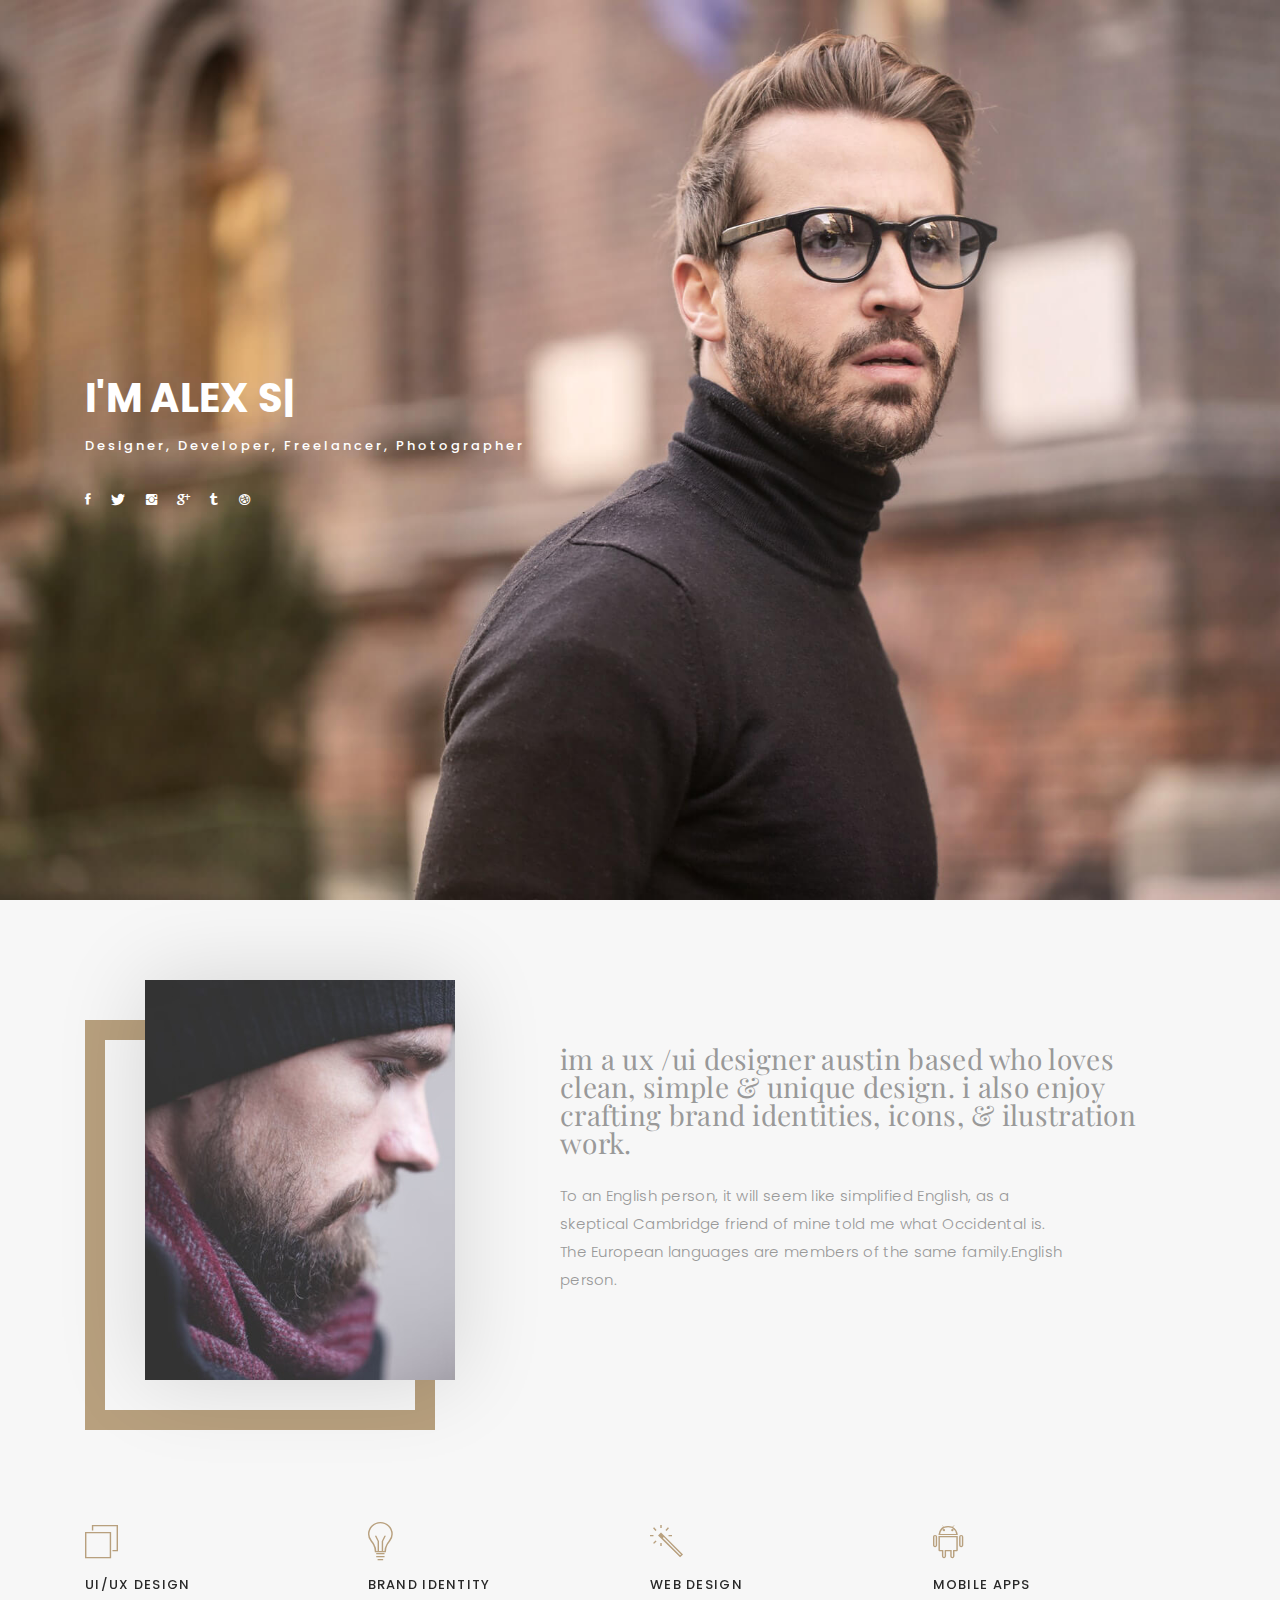
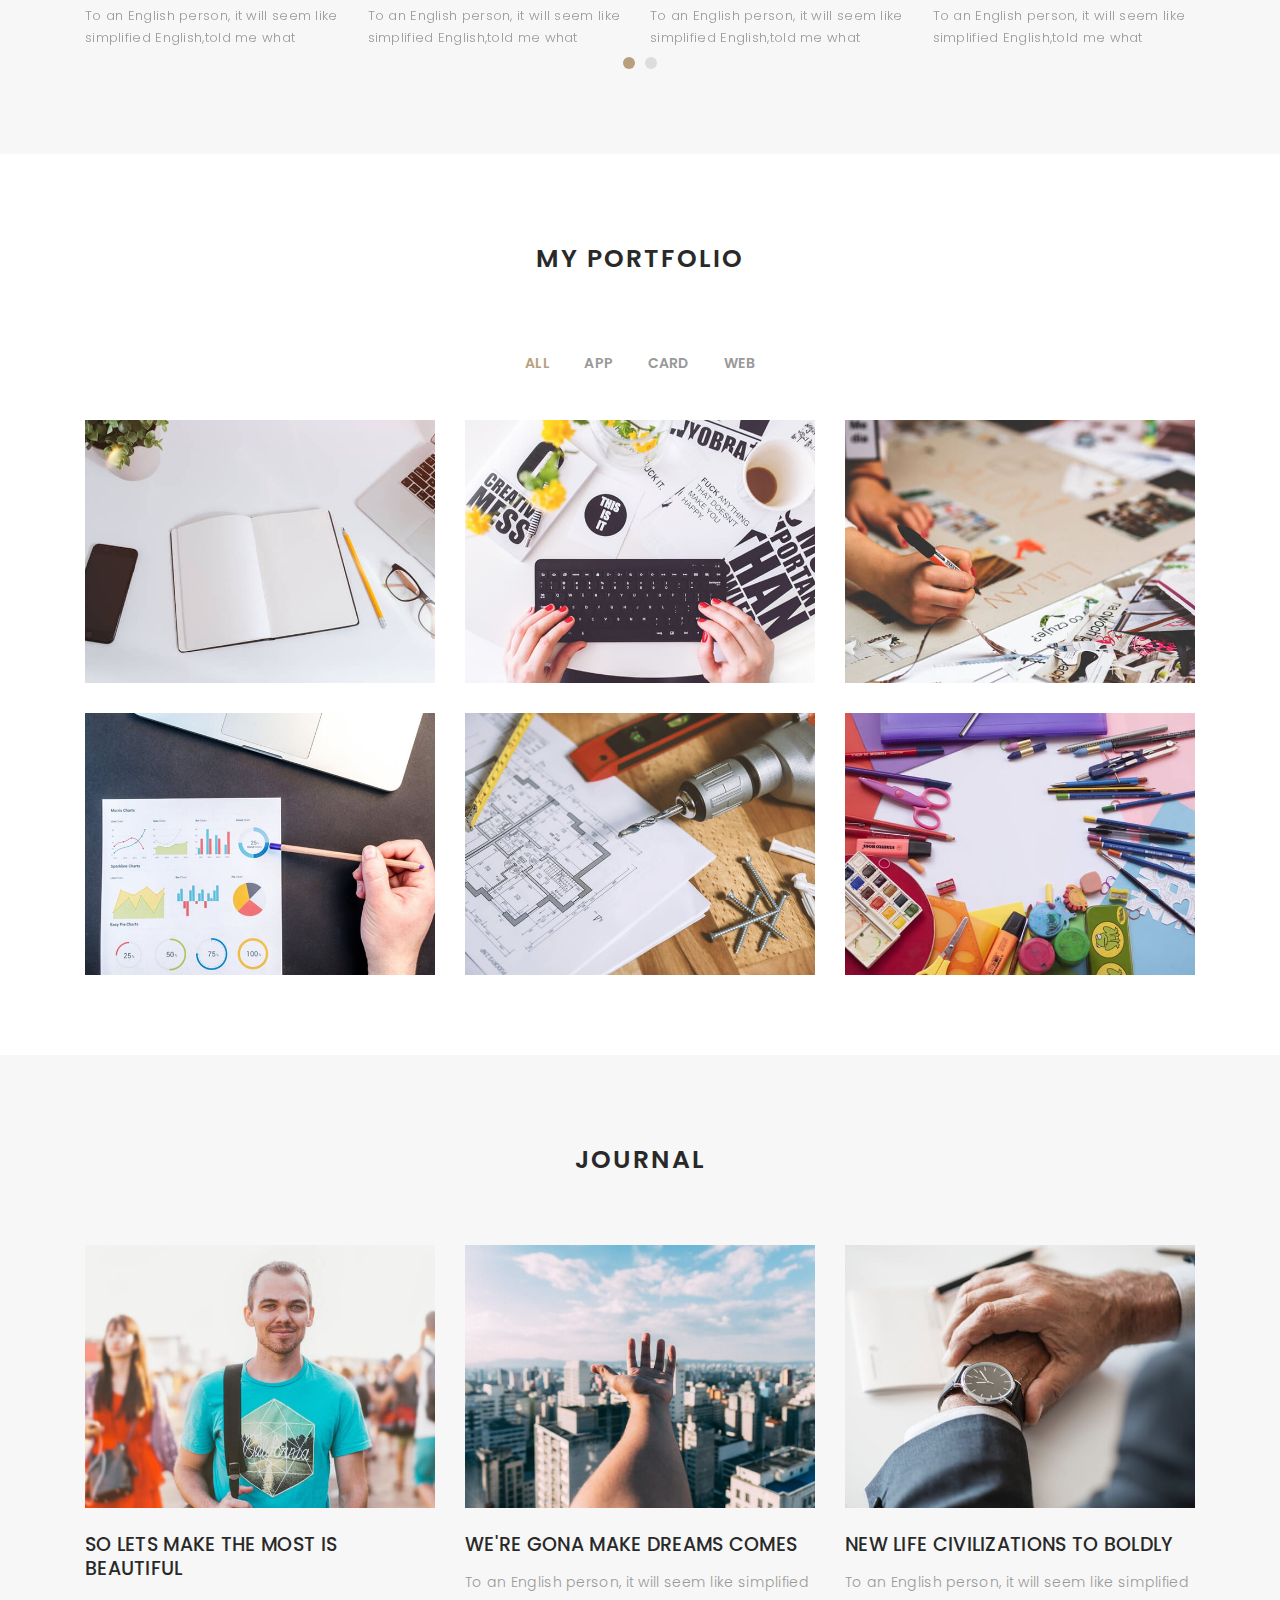
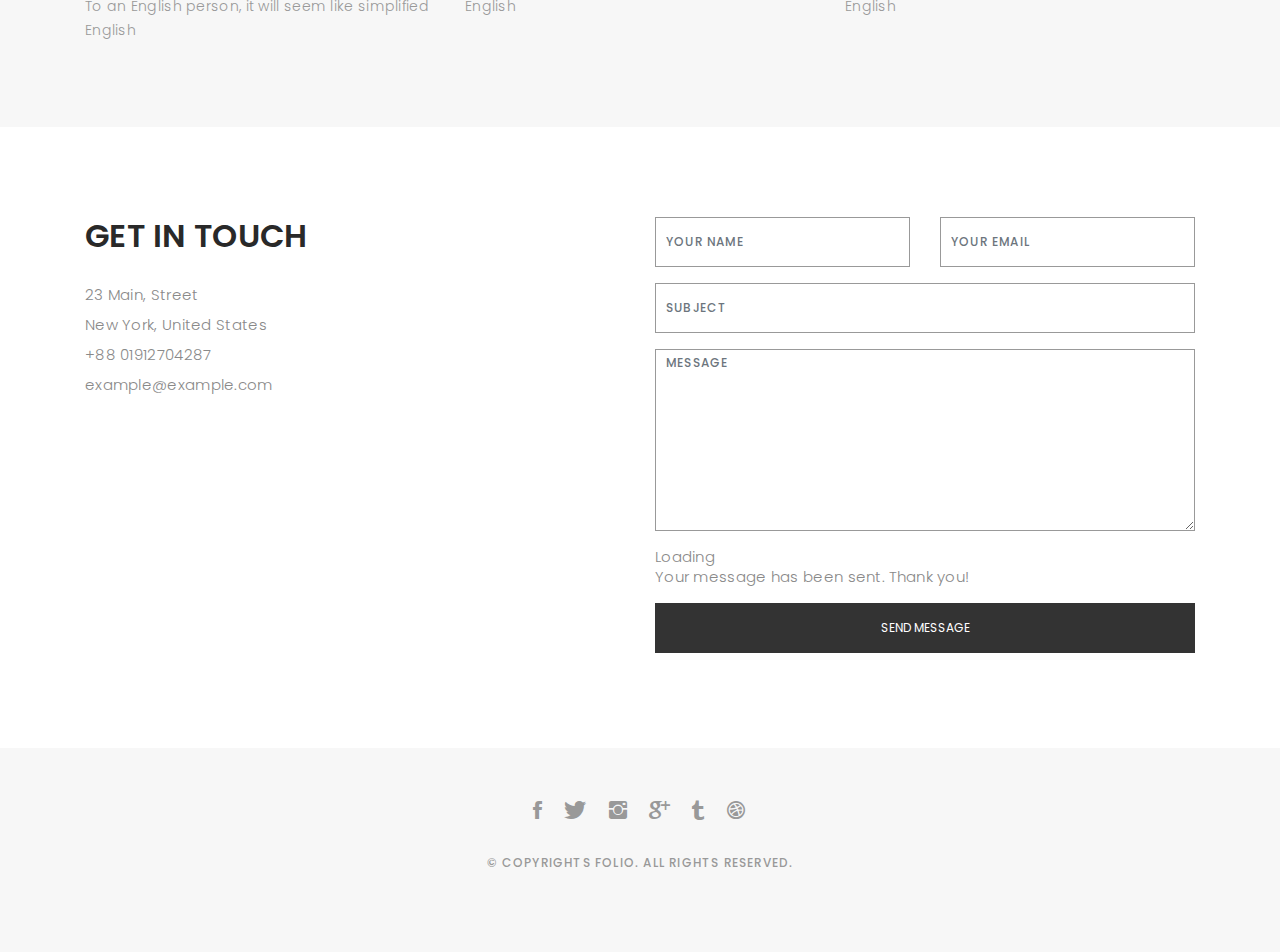
<file: index.html>
<!DOCTYPE html>
<html lang="en">

<head>
  <meta charset="utf-8">
  <meta content="width=device-width, initial-scale=1.0" name="viewport">

  <title>Folio Bootstrap Template - Index</title>
  <meta content="" name="descriptison">
  <meta content="" name="keywords">

  <!-- Favicons -->
  <link href="assets/img/favicon.png" rel="icon">
  <link href="assets/img/apple-touch-icon.png" rel="apple-touch-icon">

  <!-- Google Fonts -->
  <link href="https://fonts.googleapis.com/css?family=Poppins:300,300i,400,400i,500,500i,600,600i,700,700i|Playfair+Display:400,400i,500,500i,600,600i,700,700i,900,900i" rel="stylesheet">

  <!-- Vendor CSS Files -->
  <link href="assets/vendor/bootstrap/css/bootstrap.min.css" rel="stylesheet">
  <link href="assets/vendor/hover/hover.min.css" rel="stylesheet">
  <link href="assets/vendor/ionicons/css/ionicons.min.css" rel="stylesheet">
  <link href="assets/vendor/boxicons/css/boxicons.min.css" rel="stylesheet">
  <link href="assets/vendor/venobox/venobox.css" rel="stylesheet">
  <link href="assets/vendor/owl.carousel/assets/owl.carousel.min.css" rel="stylesheet">

  <!-- Template Main CSS File -->
  <link href="assets/css/style.css" rel="stylesheet">

  <!-- =======================================================
  * Template Name: Folio - v2.1.0
  * Template URL: https://bootstrapmade.com/folio-bootstrap-portfolio-template/
  * Author: BootstrapMade.com
  * License: https://bootstrapmade.com/license/
  ======================================================== -->
</head>

<body>

  <!-- ======= Navbar ======= -->
  <nav id="main-nav">
    <div class="row">
      <div class="container">

        <div class="logo">
          <a href="index.html"><img src="assets/img//logo.png" alt="logo"></a>
        </div>

        <div class="responsive"><i data-icon="m" class="ion-navicon-round"></i></div>

        <ul class="nav-menu list-unstyled">
          <li><a href="index.html" class="smoothScroll">Home</a></li>
          <li><a href="#about" class="smoothScroll">About</a></li>
          <li><a href="#portfolio" class="smoothScroll">Portfolio</a></li>
          <li><a href="#journal" class="smoothScroll">Blog</a></li>
          <li><a href="#contact" class="smoothScroll">Contact</a></li>
        </ul>

      </div>
    </div>
  </nav><!-- End Navbar -->

  <!-- ======= Hero Section ======= -->
  <div id="hero" class="home">

    <div class="container">
      <div class="hero-content">
        <h1>I'm <span class="typed"></span></h1>
        <p class="typed-items" data-typed-person="Alex Smith">Designer, Developer, Freelancer, Photographer</p>

        <ul class="list-unstyled list-social">
          <li><a href="#"><i class="ion-social-facebook"></i></a></li>
          <li><a href="#"><i class="ion-social-twitter"></i></a></li>
          <li><a href="#"><i class="ion-social-instagram"></i></a></li>
          <li><a href="#"><i class="ion-social-googleplus"></i></a></li>
          <li><a href="#"><i class="ion-social-tumblr"></i></a></li>
          <li><a href="#"><i class="ion-social-dribbble"></i></a></li>
        </ul>
      </div>
    </div>
  </div><!-- End Hero -->

  <main id="main">

    <!-- ======= About Section ======= -->
    <div id="about" class="paddsection">
      <div class="container">
        <div class="row justify-content-between">

          <div class="col-lg-4 ">
            <div class="div-img-bg">
              <div class="about-img">
                <img src="assets/img/me.jpg" class="img-responsive" alt="me">
              </div>
            </div>
          </div>

          <div class="col-lg-7">
            <div class="about-descr">

              <p class="p-heading">im a ux /ui designer austin based who loves clean, simple & unique design. i also enjoy crafting brand identities, icons, & ilustration work. </p>
              <p class="separator">To an English person, it will seem like simplified English, as a skeptical Cambridge friend of mine told me what Occidental is. The European languages are members of the same family.English person.</p>

            </div>

          </div>
        </div>
      </div>
    </div><!-- End About Section -->

    <!-- ======= Services Section ======= -->
    <div id="services">
      <div class="container">

        <div class="services-carousel owl-theme">

          <div class="services-block">

            <i class="ion-ios-browsers-outline"></i>
            <span>UI/UX DESIGN</span>
            <p class="separator">To an English person, it will seem like simplified English,told me what </p>

          </div>

          <div class="services-block">

            <i class="ion-ios-lightbulb-outline"></i>
            <span>BRAND IDENTITY</span>
            <p class="separator">To an English person, it will seem like simplified English,told me what </p>

          </div>

          <div class="services-block">

            <i class="ion-ios-color-wand-outline"></i>
            <span>WEB DESIGN</span>
            <p class="separator">To an English person, it will seem like simplified English,told me what </p>

          </div>

          <div class="services-block">

            <i class="ion-social-android-outline"></i>
            <span>MOBILE APPS</span>
            <p class="separator">To an English person, it will seem like simplified English,told me what </p>

          </div>

          <div class="services-block">

            <i class="ion-ios-analytics-outline"></i>
            <span>Analytics</span>
            <p class="separator">To an English person, it will seem like simplified English,told me what </p>

          </div>

          <div class="services-block">

            <i class="ion-ios-camera-outline"></i>
            <span>PHOTOGRAPHY</span>
            <p class="separator">To an English person, it will seem like simplified English,told me what </p>

          </div>

        </div>

      </div>

    </div><!-- End Services Section -->

    <!-- ======= Portfolio Section ======= -->
    <div id="portfolio" class="paddsection">

      <div class="container">
        <div class="section-title text-center">
          <h2>My Portfolio</h2>
        </div>
      </div>

      <div class="container">

        <div class="row">
          <div class="col-lg-12 d-flex justify-content-center">
            <ul id="portfolio-flters">
              <li data-filter="*" class="filter-active">All</li>
              <li data-filter=".filter-app">App</li>
              <li data-filter=".filter-card">Card</li>
              <li data-filter=".filter-web">Web</li>
            </ul>
          </div>
        </div>

        <div class="row portfolio-container">

          <div class="col-lg-4 col-md-6 portfolio-item filter-app">
            <img src="assets/img/portfolio/portfolio-1.jpg" class="img-fluid" alt="">
            <div class="portfolio-info">
              <h4>App 1</h4>
              <p>App</p>
              <a href="assets/img/portfolio/portfolio-1.jpg" data-gall="portfolioGallery" class="venobox preview-link" title="App 1"><i class="bx bx-plus"></i></a>
              <a href="portfolio-details.html" class="details-link" title="More Details"><i class="bx bx-link"></i></a>
            </div>
          </div>

          <div class="col-lg-4 col-md-6 portfolio-item filter-web">
            <img src="assets/img/portfolio/portfolio-2.jpg" class="img-fluid" alt="">
            <div class="portfolio-info">
              <h4>Web 3</h4>
              <p>Web</p>
              <a href="assets/img/portfolio/portfolio-2.jpg" data-gall="portfolioGallery" class="venobox preview-link" title="Web 3"><i class="bx bx-plus"></i></a>
              <a href="portfolio-details.html" class="details-link" title="More Details"><i class="bx bx-link"></i></a>
            </div>
          </div>

          <div class="col-lg-4 col-md-6 portfolio-item filter-app">
            <img src="assets/img/portfolio/portfolio-3.jpg" class="img-fluid" alt="">
            <div class="portfolio-info">
              <h4>App 2</h4>
              <p>App</p>
              <a href="assets/img/portfolio/portfolio-3.jpg" data-gall="portfolioGallery" class="venobox preview-link" title="App 2"><i class="bx bx-plus"></i></a>
              <a href="portfolio-details.html" class="details-link" title="More Details"><i class="bx bx-link"></i></a>
            </div>
          </div>

          <div class="col-lg-4 col-md-6 portfolio-item filter-card">
            <img src="assets/img/portfolio/portfolio-4.jpg" class="img-fluid" alt="">
            <div class="portfolio-info">
              <h4>Card 2</h4>
              <p>Card</p>
              <a href="assets/img/portfolio/portfolio-4.jpg" data-gall="portfolioGallery" class="venobox preview-link" title="Card 2"><i class="bx bx-plus"></i></a>
              <a href="portfolio-details.html" class="details-link" title="More Details"><i class="bx bx-link"></i></a>
            </div>
          </div>

          <div class="col-lg-4 col-md-6 portfolio-item filter-web">
            <img src="assets/img/portfolio/portfolio-5.jpg" class="img-fluid" alt="">
            <div class="portfolio-info">
              <h4>Web 2</h4>
              <p>Web</p>
              <a href="assets/img/portfolio/portfolio-5.jpg" data-gall="portfolioGallery" class="venobox preview-link" title="Web 2"><i class="bx bx-plus"></i></a>
              <a href="portfolio-details.html" class="details-link" title="More Details"><i class="bx bx-link"></i></a>
            </div>
          </div>

          <div class="col-lg-4 col-md-6 portfolio-item filter-app">
            <img src="assets/img/portfolio/portfolio-6.jpg" class="img-fluid" alt="">
            <div class="portfolio-info">
              <h4>App 3</h4>
              <p>App</p>
              <a href="assets/img/portfolio/portfolio-6.jpg" data-gall="portfolioGallery" class="venobox preview-link" title="App 3"><i class="bx bx-plus"></i></a>
              <a href="portfolio-details.html" class="details-link" title="More Details"><i class="bx bx-link"></i></a>
            </div>
          </div>

        </div>

      </div>

    </div><!-- End Portfolio Section -->

    <!-- ======= Journal Section ======= -->
    <div id="journal" class="text-left paddsection">

      <div class="container">
        <div class="section-title text-center">
          <h2>journal</h2>
        </div>
      </div>

      <div class="container">
        <div class="journal-block">
          <div class="row">

            <div class="col-lg-4 col-md-6">
              <div class="journal-info">

                <a href="blog-single.html"><img src="assets/img/blog-post-1.jpg" class="img-responsive" alt="img"></a>

                <div class="journal-txt">

                  <h4><a href="blog-single.html">SO LETS MAKE THE MOST IS BEAUTIFUL</a></h4>
                  <p class="separator">To an English person, it will seem like simplified English
                  </p>

                </div>

              </div>
            </div>

            <div class="col-lg-4 col-md-6">
              <div class="journal-info">

                <a href="blog-single.html"><img src="assets/img/blog-post-2.jpg" class="img-responsive" alt="img"></a>

                <div class="journal-txt">

                  <h4><a href="blog-single.html">WE'RE GONA MAKE DREAMS COMES</a></h4>
                  <p class="separator">To an English person, it will seem like simplified English
                  </p>

                </div>

              </div>
            </div>

            <div class="col-lg-4 col-md-6">
              <div class="journal-info">

                <a href="blog-single.html"><img src="assets/img/blog-post-3.jpg" class="img-responsive" alt="img"></a>

                <div class="journal-txt">

                  <h4><a href="blog-single.html">NEW LIFE CIVILIZATIONS TO BOLDLY</a></h4>
                  <p class="separator">To an English person, it will seem like simplified English
                  </p>

                </div>

              </div>
            </div>

          </div>
        </div>
      </div>

    </div><!-- End Journal Section -->

    <!-- ======= Contact Section ======= -->
    <div id="contact" class="paddsection">
      <div class="container">
        <div class="contact-block1">
          <div class="row">

            <div class="col-lg-6">
              <div class="contact-contact">

                <h2 class="mb-30">GET IN TOUCH</h2>

                <ul class="contact-details">
                  <li><span>23 Main, Street</span></li>
                  <li><span>New York, United States</span></li>
                  <li><span>+88 01912704287</span></li>
                  <li><span>example@example.com</span></li>
                </ul>

              </div>
            </div>

            <div class="col-lg-6">
              <form action="https://formspree.io/kbn2100@gmail.com" method="POST">
		<div class="row">

                  <div class="col-lg-6">
                    <div class="form-group contact-block1">
                      <input type="text" name="name" class="form-control" id="name" placeholder="Your Name" data-rule="minlen:4" data-msg="Please enter at least 4 chars" />
                      <div class="validate"></div>
                    </div>
                  </div>

                  <div class="col-lg-6">
                    <div class="form-group">
                      <input type="email" class="form-control" name="email" id="email" placeholder="Your Email" data-rule="email" data-msg="Please enter a valid email" />
                      <div class="validate"></div>
                    </div>
                  </div>

                  <div class="col-lg-12">
                    <div class="form-group">
                      <input type="text" class="form-control" name="subject" id="subject" placeholder="Subject" data-rule="minlen:4" data-msg="Please enter at least 8 chars of subject" />
                      <div class="validate"></div>
                    </div>
                  </div>

                  <div class="col-lg-12">
                    <div class="form-group">
                      <textarea class="form-control" name="message" rows="12" data-rule="required" data-msg="Please write something for us" placeholder="Message"></textarea>
                      <div class="validate"></div>
                    </div>
                  </div>

                  <div class="col-lg-12 mb-3">
                    <div class="loading">Loading</div>
                    <div class="error-message"></div>
                    <div class="sent-message">Your message has been sent. Thank you!</div>
                  </div>

                  <div class="col-lg-12">
                    <input type="submit" class="btn btn-defeault btn-send" value="Send message">
                  </div>

                </div>
              </form>
            </div>
          </div>
        </div>
      </div>
    </div><!-- End Contact Section -->

  </main><!-- End #main -->

  <!-- ======= Footer ======= -->
  <div id="footer" class="text-center">
    <div class="container">
      <div class="socials-media text-center">

        <ul class="list-unstyled">
          <li><a href="#"><i class="ion-social-facebook"></i></a></li>
          <li><a href="#"><i class="ion-social-twitter"></i></a></li>
          <li><a href="#"><i class="ion-social-instagram"></i></a></li>
          <li><a href="#"><i class="ion-social-googleplus"></i></a></li>
          <li><a href="#"><i class="ion-social-tumblr"></i></a></li>
          <li><a href="#"><i class="ion-social-dribbble"></i></a></li>
        </ul>

      </div>

      <p>&copy; Copyrights Folio. All rights reserved.</p>

      

    </div>
  </div><!-- End Footer -->

  <!-- Vendor JS Files -->
  <script src="assets/vendor/jquery/jquery.min.js"></script>
  <script src="assets/vendor/bootstrap/js/bootstrap.bundle.min.js"></script>
  <script src="assets/vendor/jquery.easing/jquery.easing.min.js"></script>
  <script src="assets/vendor/php-email-form/validate.js"></script>
  <script src="assets/vendor/typed/typed.js"></script>
  <script src="assets/vendor/jquery-sticky/jquery.sticky.js"></script>
  <script src="assets/vendor/isotope-layout/isotope.pkgd.min.js"></script>
  <script src="assets/vendor/venobox/venobox.min.js"></script>
  <script src="assets/vendor/owl.carousel/owl.carousel.min.js"></script>

  <!-- Template Main JS File -->
  <script src="assets/js/main.js"></script>

</body>

</html>
</file>
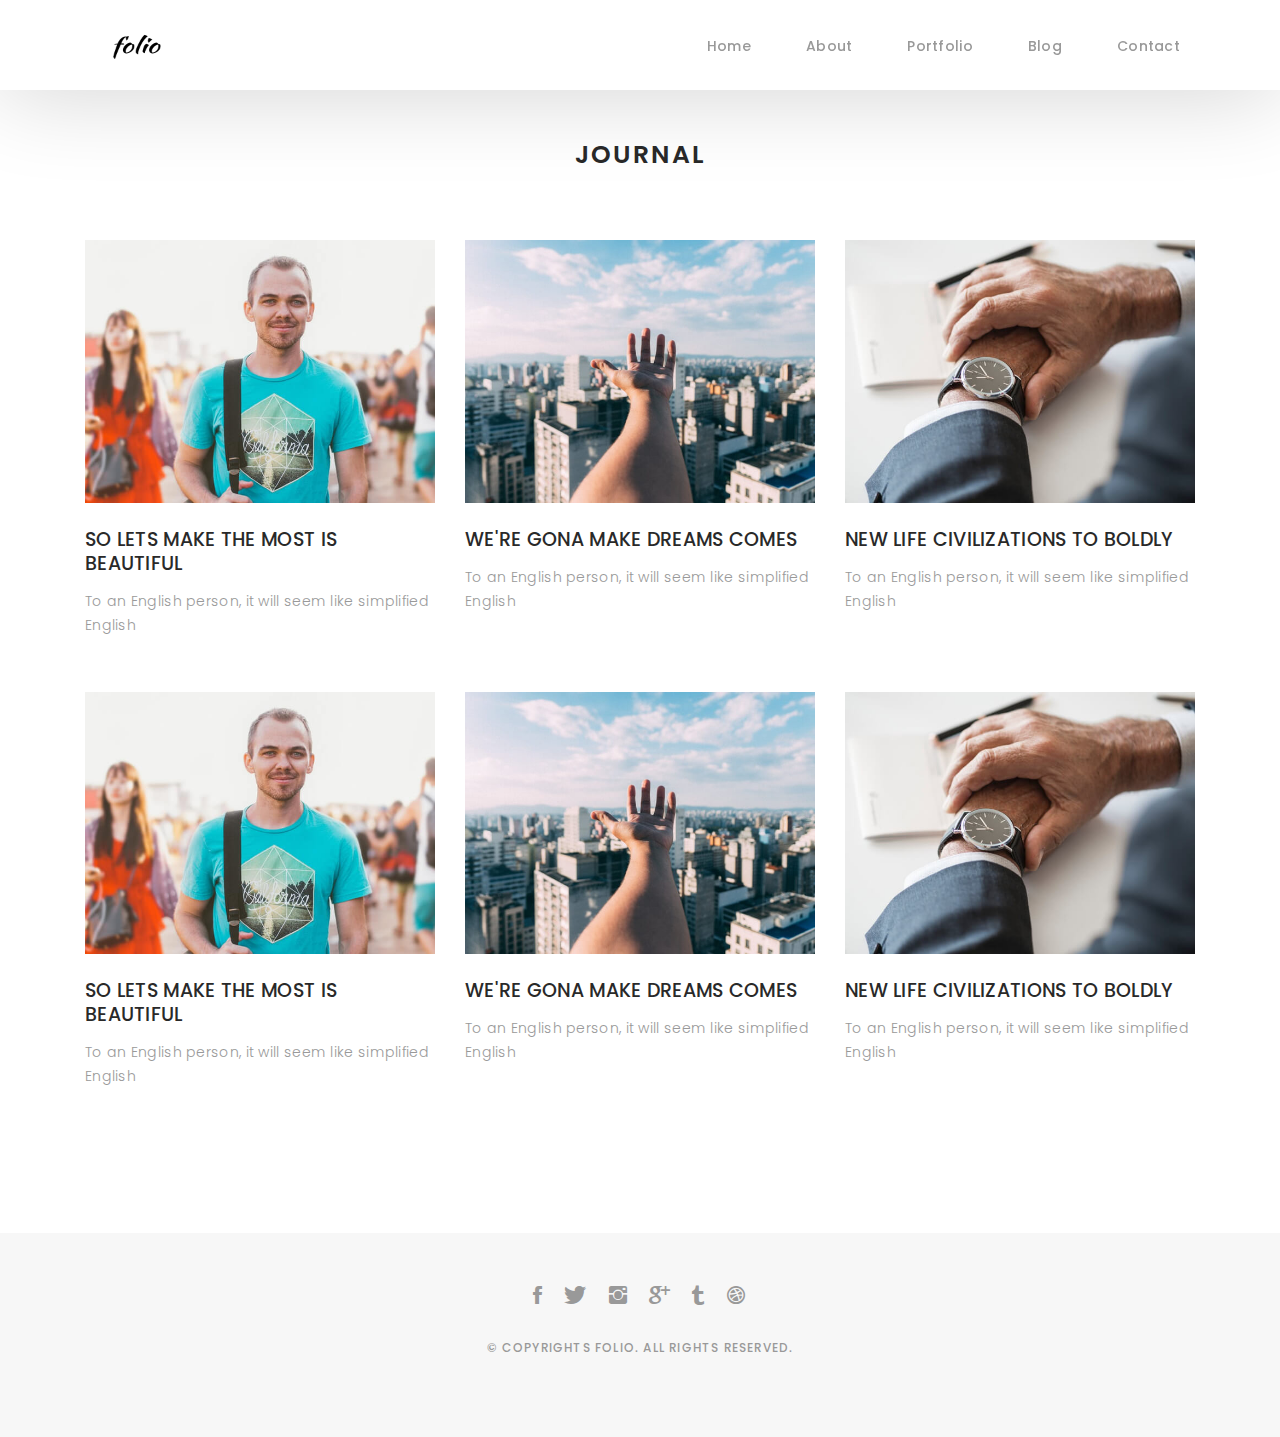
<file: blog-grid.html>
<!DOCTYPE html>
<html lang="en">

<head>
  <meta charset="utf-8">
  <meta content="width=device-width, initial-scale=1.0" name="viewport">

  <title>Folio Bootstrap Template - Blog Grid</title>
  <meta content="" name="descriptison">
  <meta content="" name="keywords">

  <!-- Favicons -->
  <link href="assets/img/favicon.png" rel="icon">
  <link href="assets/img/apple-touch-icon.png" rel="apple-touch-icon">

  <!-- Google Fonts -->
  <link href="https://fonts.googleapis.com/css?family=Poppins:300,300i,400,400i,500,500i,600,600i,700,700i|Playfair+Display:400,400i,500,500i,600,600i,700,700i,900,900i" rel="stylesheet">

  <!-- Vendor CSS Files -->
  <link href="assets/vendor/bootstrap/css/bootstrap.min.css" rel="stylesheet">
  <link href="assets/vendor/hover/hover.min.css" rel="stylesheet">
  <link href="assets/vendor/ionicons/css/ionicons.min.css" rel="stylesheet">
  <link href="assets/vendor/boxicons/css/boxicons.min.css" rel="stylesheet">
  <link href="assets/vendor/venobox/venobox.css" rel="stylesheet">
  <link href="assets/vendor/owl.carousel/assets/owl.carousel.min.css" rel="stylesheet">

  <!-- Template Main CSS File -->
  <link href="assets/css/style.css" rel="stylesheet">

  <!-- =======================================================
  * Template Name: Folio - v2.1.0
  * Template URL: https://bootstrapmade.com/folio-bootstrap-portfolio-template/
  * Author: BootstrapMade.com
  * License: https://bootstrapmade.com/license/
  ======================================================== -->
</head>

<body>

  <!-- ======= Navbar ======= -->
  <nav id="main-nav" class="subpage-nav">
    <div class="row">
      <div class="container">

        <div class="logo">
          <a href="index.html"><img src="assets/img//logo.png" alt="logo"></a>
        </div>

        <div class="responsive"><i data-icon="m" class="ion-navicon-round"></i></div>

        <ul class="nav-menu list-unstyled">
          <li><a href="index.html" class="smoothScroll">Home</a></li>
          <li><a href="#about" class="smoothScroll">About</a></li>
          <li><a href="#portfolio" class="smoothScroll">Portfolio</a></li>
          <li><a href="#journal" class="smoothScroll">Blog</a></li>
          <li><a href="#contact" class="smoothScroll">Contact</a></li>
        </ul>

      </div>
    </div>
  </nav><!-- End Navbar -->

  <main id="main">

    <!-- ======= Blog Grid ======= -->
    <div id="journal-blog" class="text-left  paddsections">

      <div class="container">
        <div class="section-title text-center">
          <h2>journal</h2>
        </div>
      </div>

      <div class="container">
        <div class="journal-block">
          <div class="row">

            <div class="col-lg-4 col-md-6">
              <div class="journal-info mb-30">

                <a href="blog-single.html"><img src="assets/img/blog-post-1.jpg" class="img-responsive" alt="img"></a>

                <div class="journal-txt">

                  <h4><a href="blog-single.html">SO LETS MAKE THE MOST IS BEAUTIFUL</a></h4>
                  <p class="separator">To an English person, it will seem like simplified English
                  </p>

                </div>

              </div>
            </div>

            <div class="col-lg-4 col-md-6">
              <div class="journal-info mb-30">

                <a href="blog-single.html"><img src="assets/img/blog-post-2.jpg" class="img-responsive" alt="img"></a>

                <div class="journal-txt">

                  <h4><a href="blog-single.html">WE'RE GONA MAKE DREAMS COMES</a></h4>
                  <p class="separator">To an English person, it will seem like simplified English
                  </p>

                </div>

              </div>
            </div>

            <div class="col-lg-4 col-md-6">
              <div class="journal-info mb-30">

                <a href="blog-single.html"><img src="assets/img/blog-post-3.jpg" class="img-responsive" alt="img"></a>

                <div class="journal-txt">

                  <h4><a href="blog-single.html">NEW LIFE CIVILIZATIONS TO BOLDLY</a></h4>
                  <p class="separator">To an English person, it will seem like simplified English
                  </p>

                </div>

              </div>
            </div>

            <div class="col-lg-4 col-md-6">
              <div class="journal-info mb-30">

                <a href="blog-single.html"><img src="assets/img/blog-post-1.jpg" class="img-responsive" alt="img"></a>

                <div class="journal-txt">

                  <h4><a href="blog-single.html">SO LETS MAKE THE MOST IS BEAUTIFUL</a></h4>
                  <p class="separator">To an English person, it will seem like simplified English
                  </p>

                </div>

              </div>
            </div>

            <div class="col-lg-4 col-md-6">
              <div class="journal-info mb-30">

                <a href="blog-single.html"><img src="assets/img/blog-post-2.jpg" class="img-responsive" alt="img"></a>

                <div class="journal-txt">

                  <h4><a href="blog-single.html">WE'RE GONA MAKE DREAMS COMES</a></h4>
                  <p class="separator">To an English person, it will seem like simplified English
                  </p>

                </div>

              </div>
            </div>

            <div class="col-lg-4 col-md-6">
              <div class="journal-info mb-30">

                <a href="blog-single.html"><img src="assets/img/blog-post-3.jpg" class="img-responsive" alt="img"></a>

                <div class="journal-txt">

                  <h4><a href="blog-single.html">NEW LIFE CIVILIZATIONS TO BOLDLY</a></h4>
                  <p class="separator">To an English person, it will seem like simplified English
                  </p>

                </div>

              </div>
            </div>

          </div>
        </div>
      </div>
    </div><!-- End Blog Grid -->

  </main><!-- End #main -->

  <!-- ======= Footer ======= -->
  <div id="footer" class="text-center">
    <div class="container">
      <div class="socials-media text-center">

        <ul class="list-unstyled">
          <li><a href="#"><i class="ion-social-facebook"></i></a></li>
          <li><a href="#"><i class="ion-social-twitter"></i></a></li>
          <li><a href="#"><i class="ion-social-instagram"></i></a></li>
          <li><a href="#"><i class="ion-social-googleplus"></i></a></li>
          <li><a href="#"><i class="ion-social-tumblr"></i></a></li>
          <li><a href="#"><i class="ion-social-dribbble"></i></a></li>
        </ul>

      </div>

      <p>&copy; Copyrights Folio. All rights reserved.</p>

      

    </div>
  </div><!-- End Footer -->

  <!-- Vendor JS Files -->
  <script src="assets/vendor/jquery/jquery.min.js"></script>
  <script src="assets/vendor/bootstrap/js/bootstrap.bundle.min.js"></script>
  <script src="assets/vendor/jquery.easing/jquery.easing.min.js"></script>
  <script src="assets/vendor/php-email-form/validate.js"></script>
  <script src="assets/vendor/typed/typed.js"></script>
  <script src="assets/vendor/jquery-sticky/jquery.sticky.js"></script>
  <script src="assets/vendor/isotope-layout/isotope.pkgd.min.js"></script>
  <script src="assets/vendor/venobox/venobox.min.js"></script>
  <script src="assets/vendor/owl.carousel/owl.carousel.min.js"></script>

  <!-- Template Main JS File -->
  <script src="assets/js/main.js"></script>

</body>

</html>
</file>
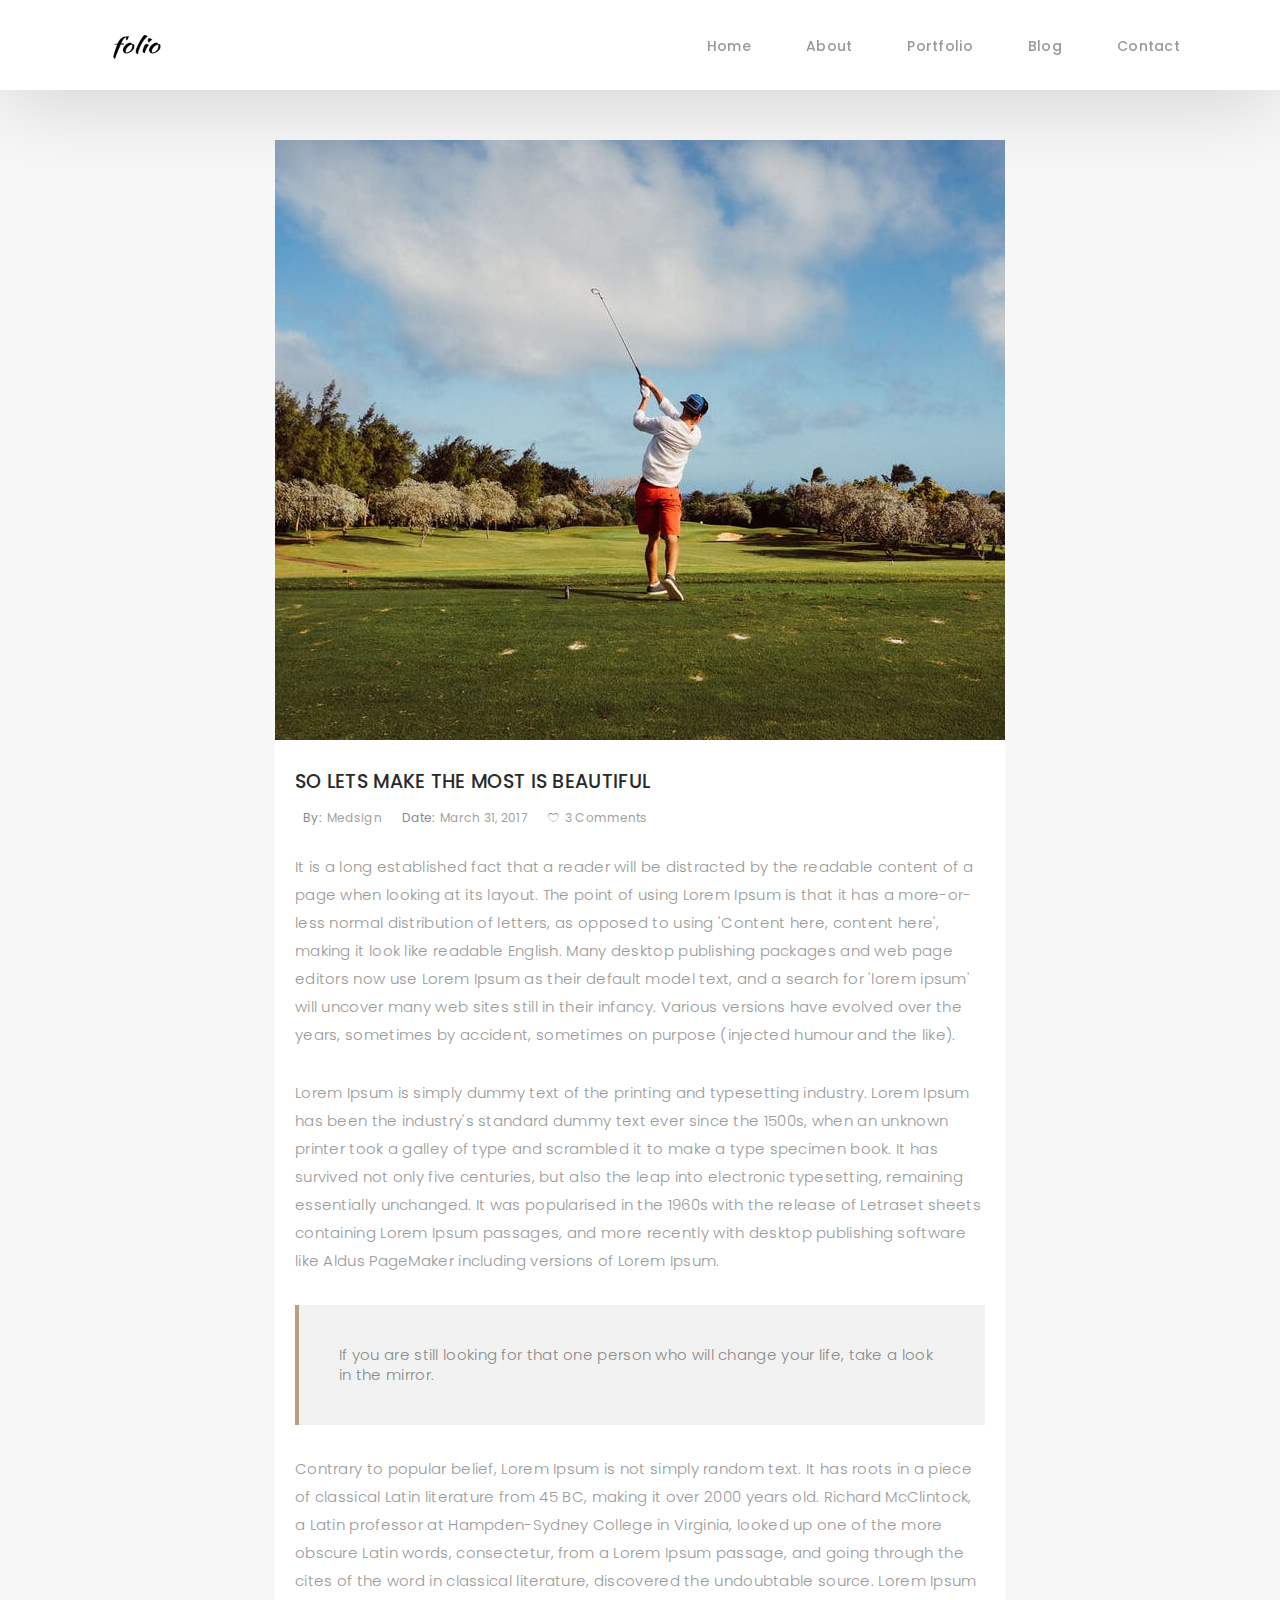
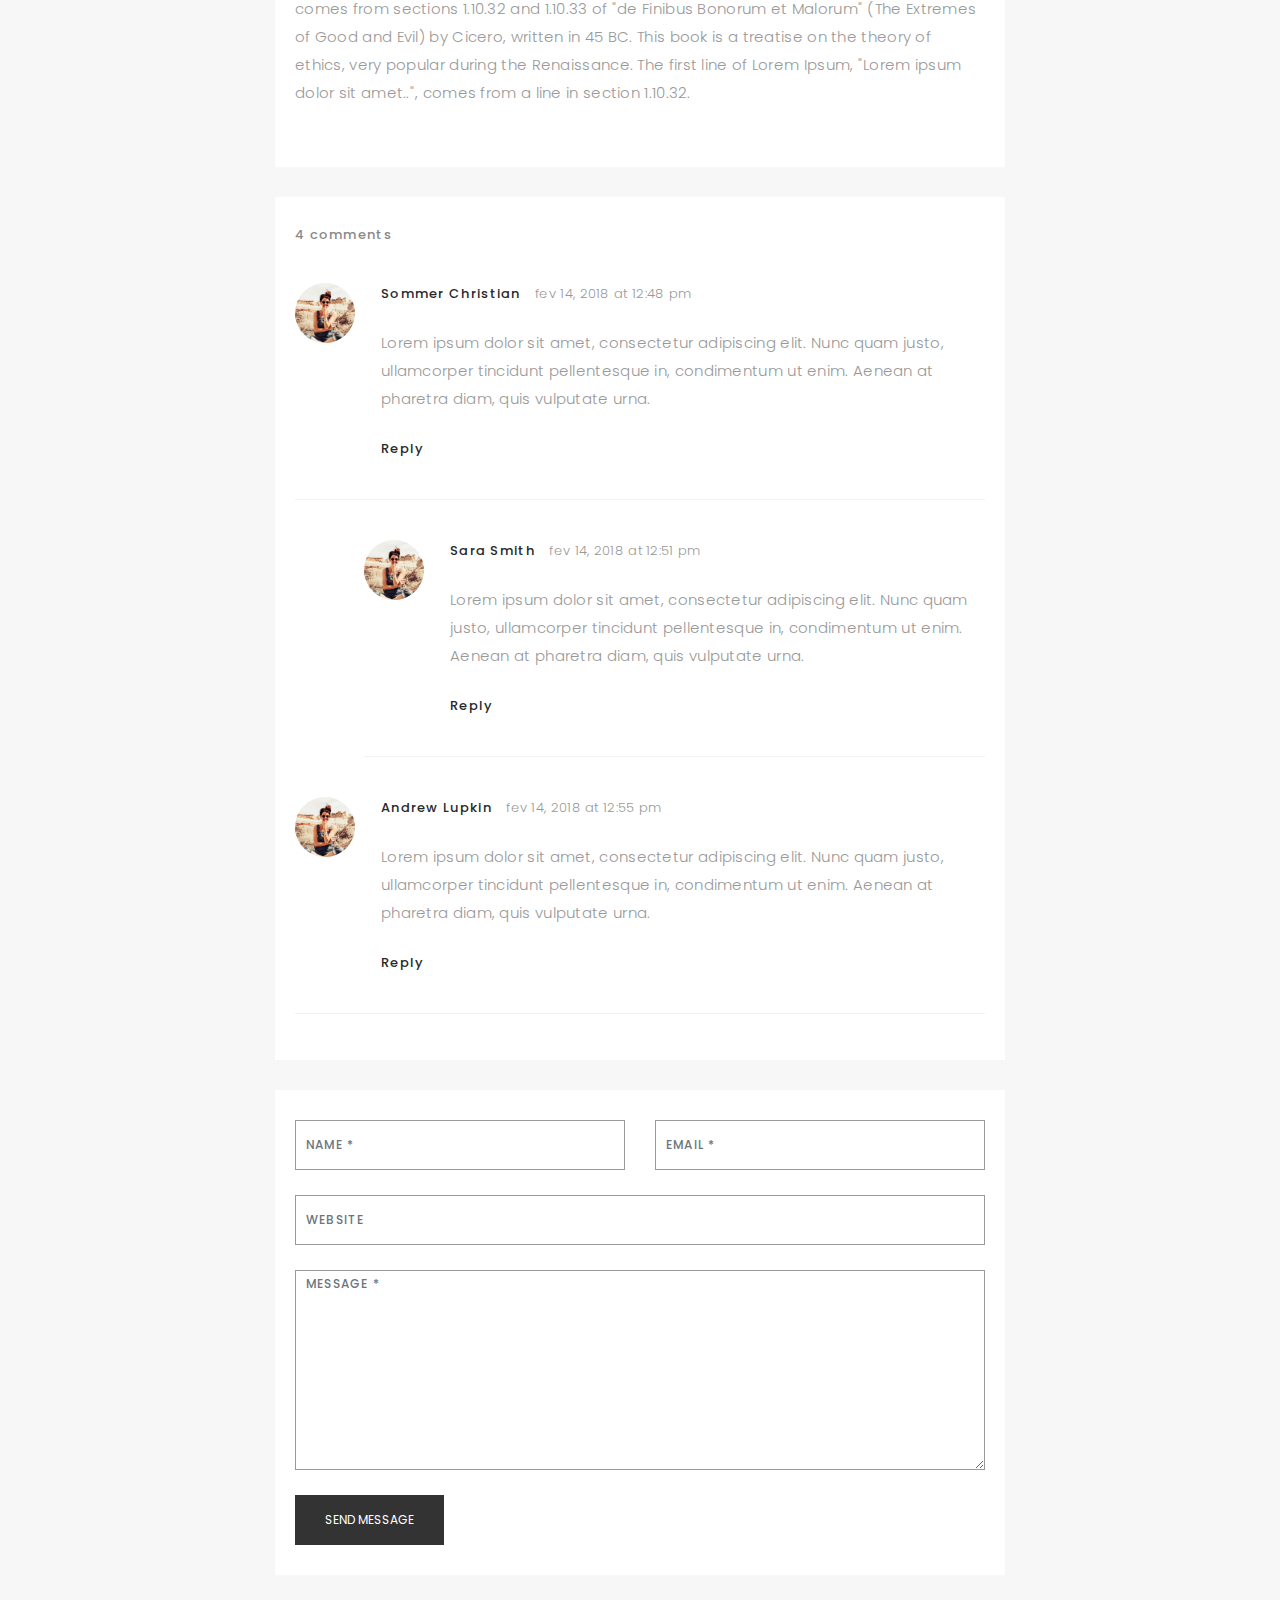
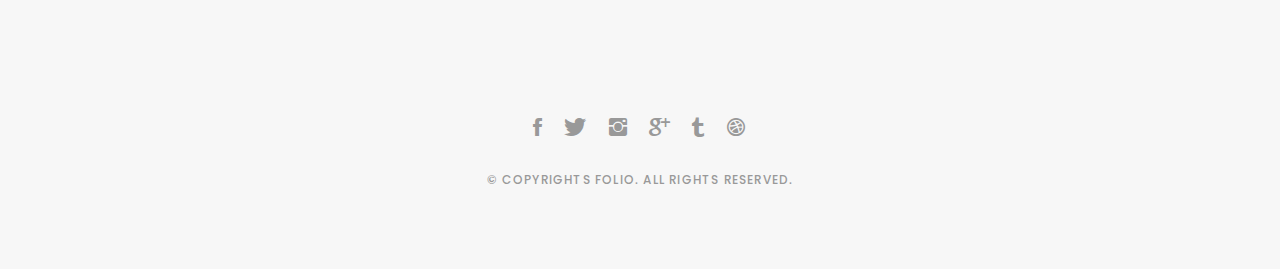
<file: blog-single.html>
<!DOCTYPE html>
<html lang="en">

<head>
  <meta charset="utf-8">
  <meta content="width=device-width, initial-scale=1.0" name="viewport">

  <title>Folio Bootstrap Template - Blog Single</title>
  <meta content="" name="descriptison">
  <meta content="" name="keywords">

  <!-- Favicons -->
  <link href="assets/img/favicon.png" rel="icon">
  <link href="assets/img/apple-touch-icon.png" rel="apple-touch-icon">

  <!-- Google Fonts -->
  <link href="https://fonts.googleapis.com/css?family=Poppins:300,300i,400,400i,500,500i,600,600i,700,700i|Playfair+Display:400,400i,500,500i,600,600i,700,700i,900,900i" rel="stylesheet">

  <!-- Vendor CSS Files -->
  <link href="assets/vendor/bootstrap/css/bootstrap.min.css" rel="stylesheet">
  <link href="assets/vendor/hover/hover.min.css" rel="stylesheet">
  <link href="assets/vendor/ionicons/css/ionicons.min.css" rel="stylesheet">
  <link href="assets/vendor/boxicons/css/boxicons.min.css" rel="stylesheet">
  <link href="assets/vendor/venobox/venobox.css" rel="stylesheet">
  <link href="assets/vendor/owl.carousel/assets/owl.carousel.min.css" rel="stylesheet">

  <!-- Template Main CSS File -->
  <link href="assets/css/style.css" rel="stylesheet">

  <!-- =======================================================
  * Template Name: Folio - v2.1.0
  * Template URL: https://bootstrapmade.com/folio-bootstrap-portfolio-template/
  * Author: BootstrapMade.com
  * License: https://bootstrapmade.com/license/
  ======================================================== -->
</head>

<body>

  <!-- ======= Navbar ======= -->
  <nav id="main-nav" class="subpage-nav">
    <div class="row">
      <div class="container">

        <div class="logo">
          <a href="index.html"><img src="assets/img//logo.png" alt="logo"></a>
        </div>

        <div class="responsive"><i data-icon="m" class="ion-navicon-round"></i></div>

        <ul class="nav-menu list-unstyled">
          <li><a href="index.html" class="smoothScroll">Home</a></li>
          <li><a href="#about" class="smoothScroll">About</a></li>
          <li><a href="#portfolio" class="smoothScroll">Portfolio</a></li>
          <li><a href="#journal" class="smoothScroll">Blog</a></li>
          <li><a href="#contact" class="smoothScroll">Contact</a></li>
        </ul>

      </div>
    </div>
  </nav><!-- End Navbar -->

  <main id="main">

    <!-- ======= Blog Single ======= -->
    <div class="main-content paddsection">
      <div class="container">
        <div class="row justify-content-center">
          <div class="col-md-8 col-md-offset-2">
            <div class="row">
              <div class="container-main single-main">
                <div class="col-md-12">
                  <div class="block-main mb-30">
                    <img src="assets/img/blog-post-big.jpg" class="img-responsive" alt="reviews2">
                    <div class="content-main single-post padDiv">
                      <div class="journal-txt">
                        <h4><a href="#">SO LETS MAKE THE MOST IS BEAUTIFUL</a></h4>
                      </div>
                      <div class="post-meta">
                        <ul class="list-unstyled mb-0">
                          <li class="author">by:<a href="#">medsign</a></li>
                          <li class="date">date:<a href="#">March 31, 2017</a></li>
                          <li class="commont"><i class="ion-ios-heart-outline"></i><a href="#">3 Comments</a></li>
                        </ul>
                      </div>
                      <p class="mb-30">It is a long established fact that a reader will be distracted by the readable content of a page when looking at its layout. The point of using Lorem Ipsum is that it has a more-or-less normal distribution of letters, as opposed to
                        using 'Content here, content here', making it look like readable English. Many desktop publishing packages and web page editors now use Lorem Ipsum as their default model text, and a search for 'lorem ipsum' will uncover many web
                        sites still in their infancy. Various versions have evolved over the years, sometimes by accident, sometimes on purpose (injected humour and the like).</p>
                      <p class="mb-30">Lorem Ipsum is simply dummy text of the printing and typesetting industry. Lorem Ipsum has been the industry's standard dummy text ever since the 1500s, when an unknown printer took a galley of type and scrambled it to make a type
                        specimen book. It has survived not only five centuries, but also the leap into electronic typesetting, remaining essentially unchanged. It was popularised in the 1960s with the release of Letraset sheets containing Lorem Ipsum passages,
                        and more recently with desktop publishing software like Aldus PageMaker including versions of Lorem Ipsum.</p>
                      <blockquote>If you are still looking for that one person who will change your life, take a look in the mirror.</blockquote>
                      <p class="mb-30">Contrary to popular belief, Lorem Ipsum is not simply random text. It has roots in a piece of classical Latin literature from 45 BC, making it over 2000 years old. Richard McClintock, a Latin professor at Hampden-Sydney College in
                        Virginia, looked up one of the more obscure Latin words, consectetur, from a Lorem Ipsum passage, and going through the cites of the word in classical literature, discovered the undoubtable source. Lorem Ipsum comes from sections
                        1.10.32 and 1.10.33 of "de Finibus Bonorum et Malorum" (The Extremes of Good and Evil) by Cicero, written in 45 BC. This book is a treatise on the theory of ethics, very popular during the Renaissance. The first line of Lorem Ipsum,
                        "Lorem ipsum dolor sit amet..", comes from a line in section 1.10.32.</p>
                    </div>
                  </div>
                </div>
                <div class="col-md-12">
                  <div class="comments text-left padDiv mb-30">
                    <div class="entry-comments">
                      <h6 class="mb-30">4 comments</h6>
                      <ul class="entry-comments-list list-unstyled">
                        <li>
                          <div class="entry-comments-item">
                            <img src="assets/img/avatar.jpg" class="entry-comments-avatar" alt="">
                            <div class="entry-comments-body">
                              <span class="entry-comments-author">Sommer Christian</span>
                              <span><a href="#">fev 14, 2018 at 12:48 pm</a></span>
                              <p class="mb-10">Lorem ipsum dolor sit amet, consectetur adipiscing elit. Nunc quam justo, ullamcorper tincidunt pellentesque in, condimentum ut enim. Aenean at pharetra diam, quis vulputate urna. </p>
                              <a class="rep" href="#">Reply</a>
                            </div>
                          </div>
                          <ul class="entry-comments-reply list-unstyled">
                            <li>
                              <div class="entry-comments-item">
                                <img src="assets/img/avatar.jpg" class="entry-comments-avatar" alt="">
                                <div class="entry-comments-body">
                                  <span class="entry-comments-author">Sara Smith</span>
                                  <span><a href="#">fev 14, 2018 at 12:51 pm</a></span>
                                  <p class="mb-10">Lorem ipsum dolor sit amet, consectetur adipiscing elit. Nunc quam justo, ullamcorper tincidunt pellentesque in, condimentum ut enim. Aenean at pharetra diam, quis vulputate urna.</p>
                                  <a class="rep" href="#">Reply</a>
                                </div>
                              </div>
                            </li>
                          </ul>
                        </li>
                        <li>
                          <div class="entry-comments-item">
                            <img src="assets/img/avatar.jpg" class="entry-comments-avatar" alt="">
                            <div class="entry-comments-body">
                              <span class="entry-comments-author">Andrew Lupkin</span>
                              <span><a href="#">fev 14, 2018 at 12:55 pm</a></span>
                              <p class="mb-10">Lorem ipsum dolor sit amet, consectetur adipiscing elit. Nunc quam justo, ullamcorper tincidunt pellentesque in, condimentum ut enim. Aenean at pharetra diam, quis vulputate urna. </p>
                              <a class="rep" href="#">Reply</a>
                            </div>
                          </div>
                        </li>
                      </ul>
                    </div>
                  </div>
                </div>
                <div class="col-lg-12">
                  <div class="cmt padDiv">
                    <form id="comment-form" method="post" action="" role="form">
                      <div class="row">
                        <div class="col-lg-6">
                          <div class="form-group">
                            <input id="form_name" type="text" name="name" class="form-control" placeholder="Name *" required="required">
                          </div>
                        </div>
                        <div class="col-lg-6">
                          <div class="form-group">
                            <input id="form_email" type="email" name="email" class="form-control" placeholder="email *" required="required">
                          </div>
                        </div>
                        <div class="col-md-12">
                          <div class="form-group">
                            <input id="form_name" type="text" name="website" class="form-control" placeholder="Website">
                          </div>
                        </div>
                        <div class="col-lg-12">
                          <div class="form-group">
                            <textarea id="form_message" name="message" class="form-control" placeholder="Message *" style="height: 200px;" required="required"></textarea>
                          </div>
                        </div>
                        <div class="col-lg-12">
                          <input type="submit" class="btn btn-defeault btn-send" value="Send message">
                        </div>
                      </div>
                    </form>
                  </div>
                </div>
              </div>
            </div>
          </div>
        </div>
      </div>
    </div><!-- End Blog Single -->

  </main><!-- End #main -->

  <!-- ======= Footer ======= -->
  <div id="footer" class="text-center">
    <div class="container">
      <div class="socials-media text-center">

        <ul class="list-unstyled">
          <li><a href="#"><i class="ion-social-facebook"></i></a></li>
          <li><a href="#"><i class="ion-social-twitter"></i></a></li>
          <li><a href="#"><i class="ion-social-instagram"></i></a></li>
          <li><a href="#"><i class="ion-social-googleplus"></i></a></li>
          <li><a href="#"><i class="ion-social-tumblr"></i></a></li>
          <li><a href="#"><i class="ion-social-dribbble"></i></a></li>
        </ul>

      </div>

      <p>&copy; Copyrights Folio. All rights reserved.</p>

      

    </div>
  </div><!-- End Footer -->

  <!-- Vendor JS Files -->
  <script src="assets/vendor/jquery/jquery.min.js"></script>
  <script src="assets/vendor/bootstrap/js/bootstrap.bundle.min.js"></script>
  <script src="assets/vendor/jquery.easing/jquery.easing.min.js"></script>
  <script src="assets/vendor/php-email-form/validate.js"></script>
  <script src="assets/vendor/typed/typed.js"></script>
  <script src="assets/vendor/jquery-sticky/jquery.sticky.js"></script>
  <script src="assets/vendor/isotope-layout/isotope.pkgd.min.js"></script>
  <script src="assets/vendor/venobox/venobox.min.js"></script>
  <script src="assets/vendor/owl.carousel/owl.carousel.min.js"></script>

  <!-- Template Main JS File -->
  <script src="assets/js/main.js"></script>

</body>

</html>
</file>
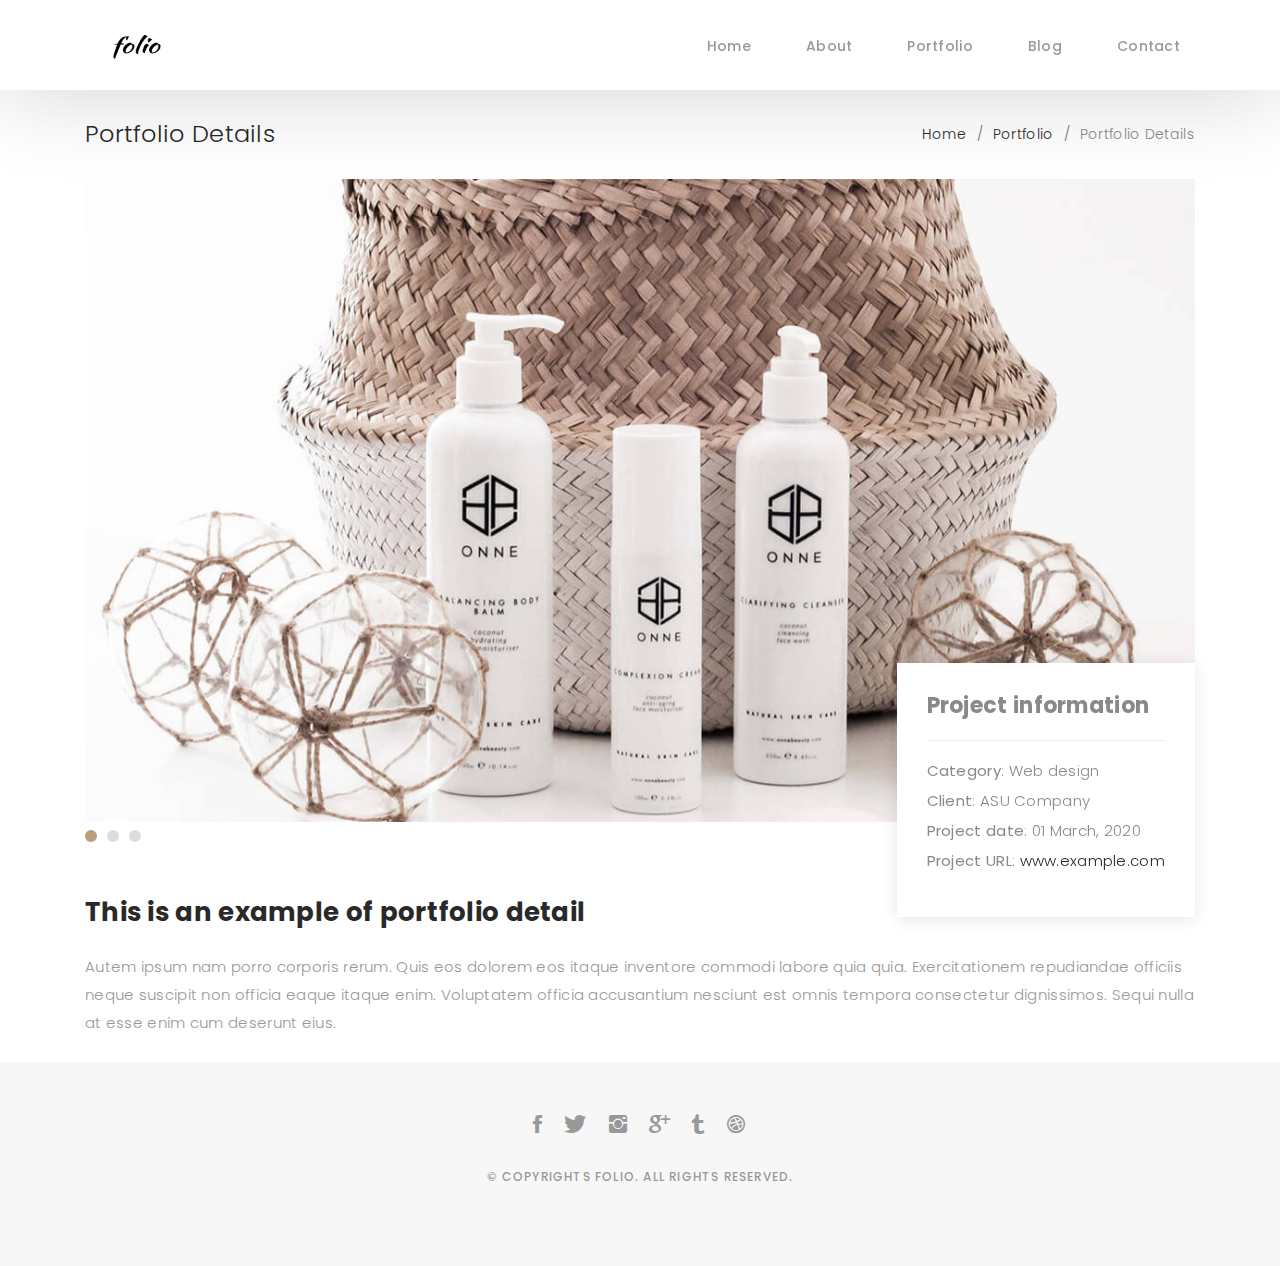
<file: portfolio-details.html>
<!DOCTYPE html>
<html lang="en">

<head>
  <meta charset="utf-8">
  <meta content="width=device-width, initial-scale=1.0" name="viewport">

  <title>Portfolio Details - Folio Bootstrap Template</title>
  <meta content="" name="descriptison">
  <meta content="" name="keywords">

  <!-- Favicons -->
  <link href="assets/img/favicon.png" rel="icon">
  <link href="assets/img/apple-touch-icon.png" rel="apple-touch-icon">

  <!-- Google Fonts -->
  <link href="https://fonts.googleapis.com/css?family=Poppins:300,300i,400,400i,500,500i,600,600i,700,700i|Playfair+Display:400,400i,500,500i,600,600i,700,700i,900,900i" rel="stylesheet">

  <!-- Vendor CSS Files -->
  <link href="assets/vendor/bootstrap/css/bootstrap.min.css" rel="stylesheet">
  <link href="assets/vendor/hover/hover.min.css" rel="stylesheet">
  <link href="assets/vendor/ionicons/css/ionicons.min.css" rel="stylesheet">
  <link href="assets/vendor/boxicons/css/boxicons.min.css" rel="stylesheet">
  <link href="assets/vendor/venobox/venobox.css" rel="stylesheet">
  <link href="assets/vendor/owl.carousel/assets/owl.carousel.min.css" rel="stylesheet">

  <!-- Template Main CSS File -->
  <link href="assets/css/style.css" rel="stylesheet">

  <!-- =======================================================
  * Template Name: Folio - v2.1.0
  * Template URL: https://bootstrapmade.com/folio-bootstrap-portfolio-template/
  * Author: BootstrapMade.com
  * License: https://bootstrapmade.com/license/
  ======================================================== -->
</head>

<body>

  <!-- ======= Navbar ======= -->
  <nav id="main-nav" class="subpage-nav">
    <div class="row">
      <div class="container">

        <div class="logo">
          <a href="index.html"><img src="assets/img//logo.png" alt="logo"></a>
        </div>

        <div class="responsive"><i data-icon="m" class="ion-navicon-round"></i></div>

        <ul class="nav-menu list-unstyled">
          <li><a href="index.html" class="smoothScroll">Home</a></li>
          <li><a href="#about" class="smoothScroll">About</a></li>
          <li><a href="#portfolio" class="smoothScroll">Portfolio</a></li>
          <li><a href="#journal" class="smoothScroll">Blog</a></li>
          <li><a href="#contact" class="smoothScroll">Contact</a></li>
        </ul>

      </div>
    </div>
  </nav><!-- End Navbar -->

  <main id="main">

    <!-- ======= Breadcrumbs Section ======= -->
    <section class="breadcrumbs">
      <div class="container">

        <div class="d-flex justify-content-between align-items-center">
          <h2>Portfolio Details</h2>
          <ol>
            <li><a href="index.html">Home</a></li>
            <li><a href="portfolio.html">Portfolio</a></li>
            <li>Portfolio Details</li>
          </ol>
        </div>

      </div>
    </section><!-- Breadcrumbs Section -->

    <!-- ======= Portfolio Details Section ======= -->
    <section class="portfolio-details">
      <div class="container">

        <div class="portfolio-details-container">

          <div class="owl-carousel portfolio-details-carousel">
            <img src="assets/img/portfolio/portfolio-details-1.jpg" class="img-fluid" alt="">
            <img src="assets/img/portfolio/portfolio-details-2.jpg" class="img-fluid" alt="">
            <img src="assets/img/portfolio/portfolio-details-3.jpg" class="img-fluid" alt="">
          </div>

          <div class="portfolio-info">
            <h3>Project information</h3>
            <ul>
              <li><strong>Category</strong>: Web design</li>
              <li><strong>Client</strong>: ASU Company</li>
              <li><strong>Project date</strong>: 01 March, 2020</li>
              <li><strong>Project URL</strong>: <a href="#">www.example.com</a></li>
            </ul>
          </div>

        </div>

        <div class="portfolio-description">
          <h2>This is an example of portfolio detail</h2>
          <p>
            Autem ipsum nam porro corporis rerum. Quis eos dolorem eos itaque inventore commodi labore quia quia. Exercitationem repudiandae officiis neque suscipit non officia eaque itaque enim. Voluptatem officia accusantium nesciunt est omnis tempora consectetur dignissimos. Sequi nulla at esse enim cum deserunt eius.
          </p>
        </div>
      </div>
    </section><!-- End Portfolio Details Section -->

  </main><!-- End #main -->

  <!-- ======= Footer ======= -->
  <div id="footer" class="text-center">
    <div class="container">
      <div class="socials-media text-center">

        <ul class="list-unstyled">
          <li><a href="#"><i class="ion-social-facebook"></i></a></li>
          <li><a href="#"><i class="ion-social-twitter"></i></a></li>
          <li><a href="#"><i class="ion-social-instagram"></i></a></li>
          <li><a href="#"><i class="ion-social-googleplus"></i></a></li>
          <li><a href="#"><i class="ion-social-tumblr"></i></a></li>
          <li><a href="#"><i class="ion-social-dribbble"></i></a></li>
        </ul>

      </div>

      <p>&copy; Copyrights Folio. All rights reserved.</p>

      

    </div>
  </div><!-- End Footer -->

  <!-- Vendor JS Files -->
  <script src="assets/vendor/jquery/jquery.min.js"></script>
  <script src="assets/vendor/bootstrap/js/bootstrap.bundle.min.js"></script>
  <script src="assets/vendor/jquery.easing/jquery.easing.min.js"></script>
  <script src="assets/vendor/php-email-form/validate.js"></script>
  <script src="assets/vendor/typed/typed.js"></script>
  <script src="assets/vendor/jquery-sticky/jquery.sticky.js"></script>
  <script src="assets/vendor/isotope-layout/isotope.pkgd.min.js"></script>
  <script src="assets/vendor/venobox/venobox.min.js"></script>
  <script src="assets/vendor/owl.carousel/owl.carousel.min.js"></script>

  <!-- Template Main JS File -->
  <script src="assets/js/main.js"></script>

</body>

</html>
</file>
<file: assets/vendor/venobox/venobox.css>
/* ------ venobox.css --------*/
.vbox-overlay *, .vbox-overlay *:before, .vbox-overlay *:after{
    -webkit-backface-visibility: hidden;
    -webkit-box-sizing:border-box;
    -moz-box-sizing:border-box;
    box-sizing:border-box;
}
.vbox-overlay * { 
    -webkit-backface-visibility: visible;
    backface-visibility: visible;
}
.vbox-overlay{
    display: -webkit-flex;
    display: flex;
    -webkit-flex-direction: column;
    flex-direction: column;
    -webkit-justify-content: center;
    justify-content: center;
    -webkit-align-items: center;
    align-items: center;
    position: fixed;
    left: 0;
    top: 0;
    bottom: 0;
    right: 0;
    z-index: 999999;
}

/* ----- navigation ----- */
.vbox-title{
    width: 100%;
    height: 40px;
    float: left;
    text-align: center;
    line-height: 28px;
    font-size: 12px;
    padding: 6px 50px;
    overflow: hidden;
    position: fixed;
    display: none;
    left: 0;
    z-index: 89;
}
.vbox-close{
    cursor: pointer;
    position: fixed;
    top: -1px;
    right: 0;
    width: 50px;
    height: 40px;
    padding: 6px;
    display: block;
    background-position:10px center;
    overflow: hidden;
    font-size: 24px;
    line-height: 1;
    text-align: center;
    z-index: 99;
}
.vbox-left{
    cursor: pointer;
    position: fixed;
    left: 0;
    height: 40px;
    overflow: hidden;
    line-height: 28px;
    font-size: 12px;
    z-index: 99;
    display: flex;
    align-items:center;
}
.vbox-num{
    display: inline-block;
    margin: 6px 0 6px 15px;
}
/* ----- Social share ----- */
.vbox-share{
    line-height: 28px;
    font-size: 12px;
    overflow: hidden;
    position: fixed;
    left: 0;
    z-index: 98;
    display: flex;
    align-items:center;
    justify-content: center;
    width: 100%;
    text-align: center;
}
.vbox-share svg{
    max-height: 28px;
    width: 28px;
    z-index: 10;
    margin-left: 12px;
    margin-top: 6px;
    margin-bottom: 6px;
    vertical-align: middle;
}


/* ----- navigation ARROWS ----- */
.vbox-next, .vbox-prev{
    position: fixed;
    top: 50%;
    margin-top: -15px;
    overflow: hidden;
    cursor: pointer;
    display: block;
    width: 45px;
    height: 45px;
    z-index: 99;
}
.vbox-next span, .vbox-prev span{
    position: relative;
    width: 20px;
    height: 20px;
    border: 2px solid transparent;
    border-top-color: #B6B6B6;
    border-right-color: #B6B6B6;
    text-indent: -100px;
    position: absolute;
    top: 8px;
    display: block;
}
.vbox-prev{
    left: 15px;
}
.vbox-next{
    right: 15px;
}
.vbox-prev span{
    left: 10px;
    -ms-transform: rotate(-135deg);
    -webkit-transform: rotate(-135deg);
    transform: rotate(-135deg);
}
.vbox-next span{
    -ms-transform: rotate(45deg);
    -webkit-transform: rotate(45deg);
    transform: rotate(45deg);
    right: 10px;
}
/* ------- inline window ------ */
.vbox-inline{
    width: 420px;
    height: 315px;
    height: 70vh;
    padding: 10px;
    background: #fff;
    margin: 0 auto;
    overflow: auto;
    text-align: left;
}
/* ------- Video & iFrames window ------ */
.venoframe{
    max-width: 100%;
    width: 100%;
    border: none;
    width: 100%;
    height: 260px;
    height: 70vh;
}
.venoframe.vbvid{
    height: 260px;
}
@media (min-width: 768px) {
    .venoframe, .vbox-inline{
        width: 90%;
        height: 360px;
        height: 70vh;
    }
    .venoframe.vbvid{
        width: 640px;
        height: 360px;
    }
}
@media (min-width: 992px) {
    .venoframe, .vbox-inline{
        max-width: 1200px;
        width: 80%;
        height: 540px;
        height: 70vh;
    }
    .venoframe.vbvid{
        width: 960px;
        height: 540px;
    }
}
/* 
Please do NOT edit this part! 
or at least read this note: http://i.imgur.com/7C0ws9e.gif
*/
.vbox-open{
    overflow: hidden;
}
.vbox-container{
    position: absolute;
    left: 0;
    right: 0;
    top: 0;
    bottom: 0;
    overflow-x: hidden;
    overflow-y: scroll;
    overflow-scrolling: touch;
    -webkit-overflow-scrolling: touch;
    z-index: 20;
    max-height: 100%;

}

.vbox-content{
    text-align: center;
    float: left;
    width: 100%;
    position: relative;
    overflow: hidden;
    padding: 20px 4%;
}
.vbox-container img{
    max-width: 100%;
    height: auto;
}
.vbox-figlio{
    box-shadow: 0 0 12px rgba(0,0,0,0.19), 0 6px 6px rgba(0,0,0,0.23);
    max-width: 100%;
    text-align: initial;
}
img.vbox-figlio{
    -webkit-user-select: none;
-khtml-user-select: none;
-moz-user-select: none;
-o-user-select: none;
user-select: none;
}
.vbox-content.swipe-left{
    margin-left: -200px !important;
}
.vbox-content.swipe-right{
    margin-left: 200px !important;
}
.vbox-animated{
    webkit-transition: margin 300ms ease-out;
    transition: margin 300ms ease-out;
}

/* ---------- preloader ----------
 * SPINKIT 
 * http://tobiasahlin.com/spinkit/
-------------------------------- */
.sk-double-bounce,.sk-rotating-plane{width:40px;height:40px;margin:40px auto}.sk-rotating-plane{background-color:#333;-webkit-animation:sk-rotatePlane 1.2s infinite ease-in-out;animation:sk-rotatePlane 1.2s infinite ease-in-out}@-webkit-keyframes sk-rotatePlane{0%{-webkit-transform:perspective(120px) rotateX(0) rotateY(0);transform:perspective(120px) rotateX(0) rotateY(0)}50%{-webkit-transform:perspective(120px) rotateX(-180.1deg) rotateY(0);transform:perspective(120px) rotateX(-180.1deg) rotateY(0)}100%{-webkit-transform:perspective(120px) rotateX(-180deg) rotateY(-179.9deg);transform:perspective(120px) rotateX(-180deg) rotateY(-179.9deg)}}@keyframes sk-rotatePlane{0%{-webkit-transform:perspective(120px) rotateX(0) rotateY(0);transform:perspective(120px) rotateX(0) rotateY(0)}50%{-webkit-transform:perspective(120px) rotateX(-180.1deg) rotateY(0);transform:perspective(120px) rotateX(-180.1deg) rotateY(0)}100%{-webkit-transform:perspective(120px) rotateX(-180deg) rotateY(-179.9deg);transform:perspective(120px) rotateX(-180deg) rotateY(-179.9deg)}}.sk-double-bounce{position:relative}.sk-double-bounce .sk-child{width:100%;height:100%;border-radius:50%;background-color:#333;opacity:.6;position:absolute;top:0;left:0;-webkit-animation:sk-doubleBounce 2s infinite ease-in-out;animation:sk-doubleBounce 2s infinite ease-in-out}.sk-chasing-dots .sk-child,.sk-spinner-pulse,.sk-three-bounce .sk-child{background-color:#333;border-radius:100%}.sk-double-bounce .sk-double-bounce2{-webkit-animation-delay:-1s;animation-delay:-1s}@-webkit-keyframes sk-doubleBounce{0%,100%{-webkit-transform:scale(0);transform:scale(0)}50%{-webkit-transform:scale(1);transform:scale(1)}}@keyframes sk-doubleBounce{0%,100%{-webkit-transform:scale(0);transform:scale(0)}50%{-webkit-transform:scale(1);transform:scale(1)}}.sk-wave{margin:40px auto;width:50px;height:40px;text-align:center;font-size:10px}.sk-wave .sk-rect{background-color:#333;height:100%;width:6px;display:inline-block;-webkit-animation:sk-waveStretchDelay 1.2s infinite ease-in-out;animation:sk-waveStretchDelay 1.2s infinite ease-in-out}.sk-wave .sk-rect1{-webkit-animation-delay:-1.2s;animation-delay:-1.2s}.sk-wave .sk-rect2{-webkit-animation-delay:-1.1s;animation-delay:-1.1s}.sk-wave .sk-rect3{-webkit-animation-delay:-1s;animation-delay:-1s}.sk-wave .sk-rect4{-webkit-animation-delay:-.9s;animation-delay:-.9s}.sk-wave .sk-rect5{-webkit-animation-delay:-.8s;animation-delay:-.8s}@-webkit-keyframes sk-waveStretchDelay{0%,100%,40%{-webkit-transform:scaleY(.4);transform:scaleY(.4)}20%{-webkit-transform:scaleY(1);transform:scaleY(1)}}@keyframes sk-waveStretchDelay{0%,100%,40%{-webkit-transform:scaleY(.4);transform:scaleY(.4)}20%{-webkit-transform:scaleY(1);transform:scaleY(1)}}.sk-wandering-cubes{margin:40px auto;width:40px;height:40px;position:relative}.sk-wandering-cubes .sk-cube{background-color:#333;width:10px;height:10px;position:absolute;top:0;left:0;-webkit-animation:sk-wanderingCube 1.8s ease-in-out -1.8s infinite both;animation:sk-wanderingCube 1.8s ease-in-out -1.8s infinite both}.sk-chasing-dots,.sk-spinner-pulse{width:40px;height:40px;margin:40px auto}.sk-wandering-cubes .sk-cube2{-webkit-animation-delay:-.9s;animation-delay:-.9s}@-webkit-keyframes sk-wanderingCube{0%{-webkit-transform:rotate(0);transform:rotate(0)}25%{-webkit-transform:translateX(30px) rotate(-90deg) scale(.5);transform:translateX(30px) rotate(-90deg) scale(.5)}50%{-webkit-transform:translateX(30px) translateY(30px) rotate(-179deg);transform:translateX(30px) translateY(30px) rotate(-179deg)}50.1%{-webkit-transform:translateX(30px) translateY(30px) rotate(-180deg);transform:translateX(30px) translateY(30px) rotate(-180deg)}75%{-webkit-transform:translateX(0) translateY(30px) rotate(-270deg) scale(.5);transform:translateX(0) translateY(30px) rotate(-270deg) scale(.5)}100%{-webkit-transform:rotate(-360deg);transform:rotate(-360deg)}}@keyframes sk-wanderingCube{0%{-webkit-transform:rotate(0);transform:rotate(0)}25%{-webkit-transform:translateX(30px) rotate(-90deg) scale(.5);transform:translateX(30px) rotate(-90deg) scale(.5)}50%{-webkit-transform:translateX(30px) translateY(30px) rotate(-179deg);transform:translateX(30px) translateY(30px) rotate(-179deg)}50.1%{-webkit-transform:translateX(30px) translateY(30px) rotate(-180deg);transform:translateX(30px) translateY(30px) rotate(-180deg)}75%{-webkit-transform:translateX(0) translateY(30px) rotate(-270deg) scale(.5);transform:translateX(0) translateY(30px) rotate(-270deg) scale(.5)}100%{-webkit-transform:rotate(-360deg);transform:rotate(-360deg)}}.sk-spinner-pulse{-webkit-animation:sk-pulseScaleOut 1s infinite ease-in-out;animation:sk-pulseScaleOut 1s infinite ease-in-out}@-webkit-keyframes sk-pulseScaleOut{0%{-webkit-transform:scale(0);transform:scale(0)}100%{-webkit-transform:scale(1);transform:scale(1);opacity:0}}@keyframes sk-pulseScaleOut{0%{-webkit-transform:scale(0);transform:scale(0)}100%{-webkit-transform:scale(1);transform:scale(1);opacity:0}}.sk-chasing-dots{position:relative;text-align:center;-webkit-animation:sk-chasingDotsRotate 2s infinite linear;animation:sk-chasingDotsRotate 2s infinite linear}.sk-chasing-dots .sk-child{width:60%;height:60%;display:inline-block;position:absolute;top:0;-webkit-animation:sk-chasingDotsBounce 2s infinite ease-in-out;animation:sk-chasingDotsBounce 2s infinite ease-in-out}.sk-chasing-dots .sk-dot2{top:auto;bottom:0;-webkit-animation-delay:-1s;animation-delay:-1s}@-webkit-keyframes sk-chasingDotsRotate{100%{-webkit-transform:rotate(360deg);transform:rotate(360deg)}}@keyframes sk-chasingDotsRotate{100%{-webkit-transform:rotate(360deg);transform:rotate(360deg)}}@-webkit-keyframes sk-chasingDotsBounce{0%,100%{-webkit-transform:scale(0);transform:scale(0)}50%{-webkit-transform:scale(1);transform:scale(1)}}@keyframes sk-chasingDotsBounce{0%,100%{-webkit-transform:scale(0);transform:scale(0)}50%{-webkit-transform:scale(1);transform:scale(1)}}.sk-three-bounce{margin:40px auto;width:80px;text-align:center}.sk-three-bounce .sk-child{width:20px;height:20px;display:inline-block;-webkit-animation:sk-three-bounce 1.4s ease-in-out 0s infinite both;animation:sk-three-bounce 1.4s ease-in-out 0s infinite both}.sk-circle .sk-child:before,.sk-fading-circle .sk-circle:before{display:block;border-radius:100%;content:'';background-color:#333}.sk-three-bounce .sk-bounce1{-webkit-animation-delay:-.32s;animation-delay:-.32s}.sk-three-bounce .sk-bounce2{-webkit-animation-delay:-.16s;animation-delay:-.16s}@-webkit-keyframes sk-three-bounce{0%,100%,80%{-webkit-transform:scale(0);transform:scale(0)}40%{-webkit-transform:scale(1);transform:scale(1)}}@keyframes sk-three-bounce{0%,100%,80%{-webkit-transform:scale(0);transform:scale(0)}40%{-webkit-transform:scale(1);transform:scale(1)}}.sk-circle{margin:40px auto;width:40px;height:40px;position:relative}.sk-circle .sk-child{width:100%;height:100%;position:absolute;left:0;top:0}.sk-circle .sk-child:before{margin:0 auto;width:15%;height:15%;-webkit-animation:sk-circleBounceDelay 1.2s infinite ease-in-out both;animation:sk-circleBounceDelay 1.2s infinite ease-in-out both}.sk-circle .sk-circle2{-webkit-transform:rotate(30deg);-ms-transform:rotate(30deg);transform:rotate(30deg)}.sk-circle .sk-circle3{-webkit-transform:rotate(60deg);-ms-transform:rotate(60deg);transform:rotate(60deg)}.sk-circle .sk-circle4{-webkit-transform:rotate(90deg);-ms-transform:rotate(90deg);transform:rotate(90deg)}.sk-circle .sk-circle5{-webkit-transform:rotate(120deg);-ms-transform:rotate(120deg);transform:rotate(120deg)}.sk-circle .sk-circle6{-webkit-transform:rotate(150deg);-ms-transform:rotate(150deg);transform:rotate(150deg)}.sk-circle .sk-circle7{-webkit-transform:rotate(180deg);-ms-transform:rotate(180deg);transform:rotate(180deg)}.sk-circle .sk-circle8{-webkit-transform:rotate(210deg);-ms-transform:rotate(210deg);transform:rotate(210deg)}.sk-circle .sk-circle9{-webkit-transform:rotate(240deg);-ms-transform:rotate(240deg);transform:rotate(240deg)}.sk-circle .sk-circle10{-webkit-transform:rotate(270deg);-ms-transform:rotate(270deg);transform:rotate(270deg)}.sk-circle .sk-circle11{-webkit-transform:rotate(300deg);-ms-transform:rotate(300deg);transform:rotate(300deg)}.sk-circle .sk-circle12{-webkit-transform:rotate(330deg);-ms-transform:rotate(330deg);transform:rotate(330deg)}.sk-circle .sk-circle2:before{-webkit-animation-delay:-1.1s;animation-delay:-1.1s}.sk-circle .sk-circle3:before{-webkit-animation-delay:-1s;animation-delay:-1s}.sk-circle .sk-circle4:before{-webkit-animation-delay:-.9s;animation-delay:-.9s}.sk-circle .sk-circle5:before{-webkit-animation-delay:-.8s;animation-delay:-.8s}.sk-circle .sk-circle6:before{-webkit-animation-delay:-.7s;animation-delay:-.7s}.sk-circle .sk-circle7:before{-webkit-animation-delay:-.6s;animation-delay:-.6s}.sk-circle .sk-circle8:before{-webkit-animation-delay:-.5s;animation-delay:-.5s}.sk-circle .sk-circle9:before{-webkit-animation-delay:-.4s;animation-delay:-.4s}.sk-circle .sk-circle10:before{-webkit-animation-delay:-.3s;animation-delay:-.3s}.sk-circle .sk-circle11:before{-webkit-animation-delay:-.2s;animation-delay:-.2s}.sk-circle .sk-circle12:before{-webkit-animation-delay:-.1s;animation-delay:-.1s}@-webkit-keyframes sk-circleBounceDelay{0%,100%,80%{-webkit-transform:scale(0);transform:scale(0)}40%{-webkit-transform:scale(1);transform:scale(1)}}@keyframes sk-circleBounceDelay{0%,100%,80%{-webkit-transform:scale(0);transform:scale(0)}40%{-webkit-transform:scale(1);transform:scale(1)}}.sk-cube-grid{width:40px;height:40px;margin:40px auto}.sk-cube-grid .sk-cube{width:33.33%;height:33.33%;background-color:#333;float:left;-webkit-animation:sk-cubeGridScaleDelay 1.3s infinite ease-in-out;animation:sk-cubeGridScaleDelay 1.3s infinite ease-in-out}.sk-cube-grid .sk-cube1{-webkit-animation-delay:.2s;animation-delay:.2s}.sk-cube-grid .sk-cube2{-webkit-animation-delay:.3s;animation-delay:.3s}.sk-cube-grid .sk-cube3{-webkit-animation-delay:.4s;animation-delay:.4s}.sk-cube-grid .sk-cube4{-webkit-animation-delay:.1s;animation-delay:.1s}.sk-cube-grid .sk-cube5{-webkit-animation-delay:.2s;animation-delay:.2s}.sk-cube-grid .sk-cube6{-webkit-animation-delay:.3s;animation-delay:.3s}.sk-cube-grid .sk-cube7{-webkit-animation-delay:0ms;animation-delay:0ms}.sk-cube-grid .sk-cube8{-webkit-animation-delay:.1s;animation-delay:.1s}.sk-cube-grid .sk-cube9{-webkit-animation-delay:.2s;animation-delay:.2s}@-webkit-keyframes sk-cubeGridScaleDelay{0%,100%,70%{-webkit-transform:scale3D(1,1,1);transform:scale3D(1,1,1)}35%{-webkit-transform:scale3D(0,0,1);transform:scale3D(0,0,1)}}@keyframes sk-cubeGridScaleDelay{0%,100%,70%{-webkit-transform:scale3D(1,1,1);transform:scale3D(1,1,1)}35%{-webkit-transform:scale3D(0,0,1);transform:scale3D(0,0,1)}}.sk-fading-circle{margin:40px auto;width:40px;height:40px;position:relative}.sk-fading-circle .sk-circle{width:100%;height:100%;position:absolute;left:0;top:0}.sk-fading-circle .sk-circle:before{margin:0 auto;width:15%;height:15%;-webkit-animation:sk-circleFadeDelay 1.2s infinite ease-in-out both;animation:sk-circleFadeDelay 1.2s infinite ease-in-out both}.sk-fading-circle .sk-circle2{-webkit-transform:rotate(30deg);-ms-transform:rotate(30deg);transform:rotate(30deg)}.sk-fading-circle .sk-circle3{-webkit-transform:rotate(60deg);-ms-transform:rotate(60deg);transform:rotate(60deg)}.sk-fading-circle .sk-circle4{-webkit-transform:rotate(90deg);-ms-transform:rotate(90deg);transform:rotate(90deg)}.sk-fading-circle .sk-circle5{-webkit-transform:rotate(120deg);-ms-transform:rotate(120deg);transform:rotate(120deg)}.sk-fading-circle .sk-circle6{-webkit-transform:rotate(150deg);-ms-transform:rotate(150deg);transform:rotate(150deg)}.sk-fading-circle .sk-circle7{-webkit-transform:rotate(180deg);-ms-transform:rotate(180deg);transform:rotate(180deg)}.sk-fading-circle .sk-circle8{-webkit-transform:rotate(210deg);-ms-transform:rotate(210deg);transform:rotate(210deg)}.sk-fading-circle .sk-circle9{-webkit-transform:rotate(240deg);-ms-transform:rotate(240deg);transform:rotate(240deg)}.sk-fading-circle .sk-circle10{-webkit-transform:rotate(270deg);-ms-transform:rotate(270deg);transform:rotate(270deg)}.sk-fading-circle .sk-circle11{-webkit-transform:rotate(300deg);-ms-transform:rotate(300deg);transform:rotate(300deg)}.sk-fading-circle .sk-circle12{-webkit-transform:rotate(330deg);-ms-transform:rotate(330deg);transform:rotate(330deg)}.sk-fading-circle .sk-circle2:before{-webkit-animation-delay:-1.1s;animation-delay:-1.1s}.sk-fading-circle .sk-circle3:before{-webkit-animation-delay:-1s;animation-delay:-1s}.sk-fading-circle .sk-circle4:before{-webkit-animation-delay:-.9s;animation-delay:-.9s}.sk-fading-circle .sk-circle5:before{-webkit-animation-delay:-.8s;animation-delay:-.8s}.sk-fading-circle .sk-circle6:before{-webkit-animation-delay:-.7s;animation-delay:-.7s}.sk-fading-circle .sk-circle7:before{-webkit-animation-delay:-.6s;animation-delay:-.6s}.sk-fading-circle .sk-circle8:before{-webkit-animation-delay:-.5s;animation-delay:-.5s}.sk-fading-circle .sk-circle9:before{-webkit-animation-delay:-.4s;animation-delay:-.4s}.sk-fading-circle .sk-circle10:before{-webkit-animation-delay:-.3s;animation-delay:-.3s}.sk-fading-circle .sk-circle11:before{-webkit-animation-delay:-.2s;animation-delay:-.2s}.sk-fading-circle .sk-circle12:before{-webkit-animation-delay:-.1s;animation-delay:-.1s}@-webkit-keyframes sk-circleFadeDelay{0%,100%,39%{opacity:0}40%{opacity:1}}@keyframes sk-circleFadeDelay{0%,100%,39%{opacity:0}40%{opacity:1}}.sk-folding-cube{margin:40px auto;width:40px;height:40px;position:relative;-webkit-transform:rotateZ(45deg);transform:rotateZ(45deg)}.sk-folding-cube .sk-cube{float:left;width:50%;height:50%;position:relative;-webkit-transform:scale(1.1);-ms-transform:scale(1.1);transform:scale(1.1)}.sk-folding-cube .sk-cube:before{content:'';position:absolute;top:0;left:0;width:100%;height:100%;background-color:#333;-webkit-animation:sk-foldCubeAngle 2.4s infinite linear both;animation:sk-foldCubeAngle 2.4s infinite linear both;-webkit-transform-origin:100% 100%;-ms-transform-origin:100% 100%;transform-origin:100% 100%}.sk-folding-cube .sk-cube2{-webkit-transform:scale(1.1) rotateZ(90deg);transform:scale(1.1) rotateZ(90deg)}.sk-folding-cube .sk-cube3{-webkit-transform:scale(1.1) rotateZ(180deg);transform:scale(1.1) rotateZ(180deg)}.sk-folding-cube .sk-cube4{-webkit-transform:scale(1.1) rotateZ(270deg);transform:scale(1.1) rotateZ(270deg)}.sk-folding-cube .sk-cube2:before{-webkit-animation-delay:.3s;animation-delay:.3s}.sk-folding-cube .sk-cube3:before{-webkit-animation-delay:.6s;animation-delay:.6s}.sk-folding-cube .sk-cube4:before{-webkit-animation-delay:.9s;animation-delay:.9s}@-webkit-keyframes sk-foldCubeAngle{0%,10%{-webkit-transform:perspective(140px) rotateX(-180deg);transform:perspective(140px) rotateX(-180deg);opacity:0}25%,75%{-webkit-transform:perspective(140px) rotateX(0);transform:perspective(140px) rotateX(0);opacity:1}100%,90%{-webkit-transform:perspective(140px) rotateY(180deg);transform:perspective(140px) rotateY(180deg);opacity:0}}@keyframes sk-foldCubeAngle{0%,10%{-webkit-transform:perspective(140px) rotateX(-180deg);transform:perspective(140px) rotateX(-180deg);opacity:0}25%,75%{-webkit-transform:perspective(140px) rotateX(0);transform:perspective(140px) rotateX(0);opacity:1}100%,90%{-webkit-transform:perspective(140px) rotateY(180deg);transform:perspective(140px) rotateY(180deg);opacity:0}}
</file>
<file: assets/css/style.css>
/**
* Template Name: Folio - v2.1.0
* Template URL: https://bootstrapmade.com/folio-bootstrap-portfolio-template/
* Author: BootstrapMade.com
* License: https://bootstrapmade.com/license/
*/

/*--------------------------------------------------------------
# General
--------------------------------------------------------------*/
body {
  background: #ffffff;
  color: #898989;
  font-family: 'Poppins', helvetica;
  font-size: 15px;
  font-weight: 300;
  line-height: 20px;
  letter-spacing: 0.02em;
  overflow-x: hidden;
  margin: 0 auto;
  padding: 0;
  -ms-box-sizing: border-box;
  -o-box-sizing: border-box;
  box-sizing: border-box;
}

h1, h2, h3, h4, h5, h6 {
  margin: 0;
}

h2 {
  color: #292929;
  font-weight: 600;
}

h4 {
  color: #292929;
  font-size: 14px;
  font-weight: 600;
}

a {
  color: #292929;
  text-decoration: none !important;
  transition: all 0.5s ease-in-out 0s;
}

a:hover {
  transition: all 0.5s ease-in-out 0s;
}

a:hover, a:focus {
  color: #b8a07e;
  text-decoration: underline;
}

nav ul li a {
  padding: 2px 0 0 0;
  position: relative;
  display: block;
  font-size: 12px;
  color: #999999;
  letter-spacing: 0.1em;
  font-weight: 500;
  line-height: 14px;
  text-transform: uppercase;
  transition: all 0.5s ease-in-out 0s;
}

p {
  margin: 25px 0;
  padding: 0;
  font-size: 15px;
  color: #999999;
  line-height: 28px;
}

::-moz-selection {
  background: #b8a07e;
  color: #fff;
}

::selection {
  background: #b8a07e;
  color: #fff;
}

.btn {
  background: #333;
  border: medium none;
  border-radius: 0;
  color: #fff;
  font-size: 12px;
  height: 50px;
  line-height: 50px;
  padding: 0 30px;
  text-transform: uppercase;
}

.btn:hover, .btn:focus {
  color: #fff;
}

.padDiv {
  padding: 30px 20px;
}

.section-title {
  margin-bottom: 70px;
}

.section-title h2 {
  font-size: 25px;
  letter-spacing: 2px;
  text-transform: uppercase;
}

.form-control {
  background-color: transparent;
  border: 1px solid #999;
  border-radius: 0;
  color: #999999;
  font-size: 12px;
  font-weight: 500;
  height: 50px;
  letter-spacing: 0.1em;
  padding-left: 10px;
  margin: 0 0 25px 0;
  line-height: 14px;
  text-transform: uppercase;
}

.form-control:focus {
  box-shadow: none;
  outline: 0 none;
}

.paddsection {
  padding-top: 90px;
  padding-bottom: 90px;
}

.paddsections {
  padding-top: 90px;
  padding-bottom: 90px !important;
}

.hvr-shutter-in-horizontal::before {
  background: #333;
}

.hvr-shutter-in-horizontal:hover {
  background: #b8a07e;
}

.mb-30 {
  margin-bottom: 30px;
}

.main-content {
  padding-top: 140px;
}

/*--------------------------------------------------------------
# Navbar
--------------------------------------------------------------*/
nav {
  position: fixed;
  background: #fff;
  z-index: 1000;
  width: 100%;
  padding: 20px;
  display: none;
  box-shadow: 0px 2px 92px 0px rgba(0, 0, 0, 0.18);
}

.nav-menu {
  float: right;
  line-height: 32px;
  margin-bottom: 0;
  padding-top: 16px;
}

nav ul li {
  float: left;
  margin-right: 15px;
  font-family: 'Poppins', sans-serif;
  font-size: 14px;
  margin-left: 40px;
}

nav ul li a {
  padding: 2px 0 0 0;
  position: relative;
  display: block;
  font-size: 14px;
  color: #999999;
  font-family: 'Poppins', helvetica;
  font-weight: 500;
  line-height: 16px;
  text-transform: uppercase;
  letter-spacing: 0.02em;
  text-transform: capitalize;
}

.logo {
  float: left;
}

.logo img {
  width: 100px;
  height: 50px;
}

.responsive {
  display: none;
  font-size: 23px;
}

.active {
  color: #afafaf;
}

/*--------------------------------------------------------------
# Hero
--------------------------------------------------------------*/
#hero {
  background: url("../img/home-bg.jpg") repeat scroll center center/cover;
  height: 100vh;
  width: 100%;
}

#hero .hero-content {
  height: 100vh;
  text-align: left;
  width: 100%;
  display: flex;
  justify-content: center;
  flex-direction: column;
}

.hero-content h1 {
  font-size: 40px;
  font-weight: 700;
  margin-bottom: 10px;
  text-transform: uppercase;
  color: #fff;
}

.hero-content p {
  font-size: 13px;
  letter-spacing: 3px;
  margin-top: 0;
  margin-bottom: 30px;
  text-transform: capitalize;
  color: #fff;
  font-weight: 500;
}

.hero-content .list-social li {
  float: left;
  margin-right: 20px;
}

.hero-content .list-social li i {
  color: #fff;
  font-size: 15px;
}

/*--------------------------------------------------------------
# Breadcrumbs
--------------------------------------------------------------*/
.breadcrumbs {
  padding: 120px 0 0 0;
  background-color: white;
  min-height: 40px;
}

@media (max-width: 992px) {
  .breadcrumbs {
    padding-top: 100px;
  }
}

.breadcrumbs h2 {
  font-size: 24px;
  font-weight: 300;
  margin: 0;
}

@media (max-width: 992px) {
  .breadcrumbs h2 {
    margin: 0 0 10px 0;
  }
}

.breadcrumbs ol {
  display: flex;
  flex-wrap: wrap;
  list-style: none;
  padding: 0;
  margin: 0;
  font-size: 14px;
}

.breadcrumbs ol li + li {
  padding-left: 10px;
}

.breadcrumbs ol li + li::before {
  display: inline-block;
  padding-right: 10px;
  color: #6c757d;
  content: "/";
}

@media (max-width: 768px) {
  .breadcrumbs .d-flex {
    display: block !important;
  }
  .breadcrumbs ol {
    display: block;
  }
  .breadcrumbs ol li {
    display: inline-block;
  }
}

/*-----------------------------------------------------------------------------------*/
/*  About
/*-----------------------------------------------------------------------------------*/
#about {
  width: 100%;
  height: auto;
  background: #f7f7f7;
  padding-top: 120px;
}

#about .div-img-bg {
  padding-bottom: 30px;
  border: 20px solid #b8a07e;
}

#about .div-img-bg .about-img img {
  width: 100%;
  box-shadow: 0px 0px 85px 0px rgba(0, 0, 0, 0.14);
  margin-top: -60px;
  margin-left: 40px;
  height: 400px;
  -o-object-fit: cover;
  object-fit: cover;
}

#about .about-descr .p-heading {
  font-family: 'Playfair Display', serif;
  font-size: 28px;
  text-align: left;
}

#about .about-descr .separator {
  max-width: 80%;
  margin-bottom: 0;
  text-align: left;
}

/*--------------------------------------------------------------
# Services
--------------------------------------------------------------*/
#services {
  background: #f7f7f7;
  position: relative;
  padding-bottom: 80px;
}

.owl-item {
  float: left;
}

.services-block span {
  margin: 10px 0;
  position: relative;
  font-size: 13px;
  color: #292929;
  letter-spacing: 0.1em;
  font-weight: 500;
  text-transform: uppercase;
  display: block;
}

.services-block .separator {
  margin: 0;
  font-size: 13px;
  line-height: 22px;
}

.services-block i {
  font-size: 44px;
  color: #b8a07e;
  line-height: 44px;
}

.services-carousel .owl-stage-outer {
  overflow: hidden;
}

.services-carousel .owl-dots {
  margin-top: 5px;
  text-align: center;
}

.services-carousel .owl-dot {
  display: inline-block;
  margin: 0 5px;
  width: 12px !important;
  height: 12px !important;
  border-radius: 50%;
  border: 0;
  padding: 0 !important;
  background-color: #ddd;
  cursor: pointer;
}

.services-carousel .owl-dot.active {
  background-color: #b8a07e;
}

.owl-nav {
  display: none;
}

/*--------------------------------------------------------------
# Portfolio
--------------------------------------------------------------*/
#portfolio {
  position: relative;
  padding-bottom: 50px;
}

#portfolio #portfolio-flters {
  padding: 0;
  margin: 0 auto 35px auto;
  list-style: none;
  text-align: center;
  border-radius: 50px;
  padding: 2px 15px;
}

#portfolio #portfolio-flters li {
  cursor: pointer;
  display: inline-block;
  padding: 10px 15px 8px 15px;
  font-size: 14px;
  font-weight: 600;
  line-height: 1;
  text-transform: uppercase;
  color: #999999;
  margin-bottom: 5px;
  transition: all 0.3s ease-in-out;
}

#portfolio #portfolio-flters li:hover, #portfolio #portfolio-flters li.filter-active {
  color: #b8a07e;
}

#portfolio #portfolio-flters li:last-child {
  margin-right: 0;
}

#portfolio .portfolio-item {
  margin-bottom: 30px;
}

#portfolio .portfolio-item .portfolio-info {
  opacity: 0;
  position: absolute;
  left: 30px;
  right: 30px;
  bottom: 0;
  z-index: 3;
  transition: all ease-in-out 0.3s;
  background: rgba(255, 255, 255, 0.9);
  padding: 15px;
}

#portfolio .portfolio-item .portfolio-info h4 {
  font-size: 18px;
  color: #666;
  font-weight: 600;
  margin-bottom: 10px;
}

#portfolio .portfolio-item .portfolio-info p {
  color: #999;
  font-size: 14px;
  margin: 0;
  padding: 0;
}

#portfolio .portfolio-item .portfolio-info .preview-link, #portfolio .portfolio-item .portfolio-info .details-link {
  position: absolute;
  right: 40px;
  font-size: 24px;
  top: calc(50% - 18px);
  color: #b8a07e;
}

#portfolio .portfolio-item .portfolio-info .preview-link:hover, #portfolio .portfolio-item .portfolio-info .details-link:hover {
  color: #cab89f;
}

#portfolio .portfolio-item .portfolio-info .details-link {
  right: 10px;
}

#portfolio .portfolio-item:hover .portfolio-info {
  opacity: 1;
  bottom: 20px;
}

/*--------------------------------------------------------------
# Portfolio Details
--------------------------------------------------------------*/
.portfolio-details {
  padding-top: 30px;
}

.portfolio-details .portfolio-details-container {
  position: relative;
}

.portfolio-details .portfolio-details-carousel {
  position: relative;
  z-index: 1;
}

.portfolio-details .portfolio-details-carousel .owl-nav, .portfolio-details .portfolio-details-carousel .owl-dots {
  margin-top: 5px;
  text-align: left;
}

.portfolio-details .portfolio-details-carousel .owl-dot {
  display: inline-block;
  margin: 0 10px 0 0;
  width: 12px;
  height: 12px;
  border-radius: 50%;
  background-color: #ddd !important;
}

.portfolio-details .portfolio-details-carousel .owl-dot.active {
  background-color: #b8a07e !important;
}

.portfolio-details .portfolio-info {
  padding: 30px;
  position: absolute;
  right: 0;
  bottom: -70px;
  background: #fff;
  box-shadow: 0px 2px 15px rgba(0, 0, 0, 0.1);
  z-index: 2;
}

.portfolio-details .portfolio-info h3 {
  font-size: 22px;
  font-weight: 700;
  margin-bottom: 20px;
  padding-bottom: 20px;
  border-bottom: 1px solid #eee;
}

.portfolio-details .portfolio-info ul {
  list-style: none;
  padding: 0;
  font-size: 15px;
}

.portfolio-details .portfolio-info ul li + li {
  margin-top: 10px;
}

.portfolio-details .portfolio-description {
  padding-top: 50px;
}

.portfolio-details .portfolio-description h2 {
  width: 50%;
  font-size: 26px;
  font-weight: 700;
  margin-bottom: 20px;
}

.portfolio-details .portfolio-description p {
  padding: 0 0 0 0;
}

@media (max-width: 768px) {
  .portfolio-details .portfolio-description h2 {
    width: 100%;
  }
  .portfolio-details .portfolio-info {
    position: static;
    margin-top: 30px;
  }
}

/*--------------------------------------------------------------
# Journal
--------------------------------------------------------------*/
#journal, #journal-blog {
  height: auto;
  width: 100%;
  background: #f7f7f7;
  padding-bottom: 60px;
  position: relative;
}

#journal-blog {
  background: #fff;
  padding-bottom: 30px;
}

#journal .journal-block {
  display: inline-block;
  height: auto;
  width: 100%;
}

#journal .journal-block .journal-info {
  position: relative;
}

.journal-block .journal-info img {
  max-width: 100%;
}

.journal-block .journal-info .journal-txt {
  padding: 25px 0px;
  position: relative;
}

.journal-block .journal-info .journal-txt h4 a {
  display: block;
  font-size: 19px;
  line-height: 24px;
  margin: 0 0 13px 0;
  font-weight: 500;
  color: #292929;
  transition: all 0.5s ease-in-out 0s;
}

.journal-block .journal-info .journal-txt h4 a:hover {
  color: #b8a07e;
  transition: all 0.5s ease-in-out 0s;
}

.journal-block .journal-info .journal-txt p {
  margin: 0;
  font-size: 14px;
  line-height: 24px;
}

/*--------------------------------------------------------------
# Journal
--------------------------------------------------------------*/
#contact {
  height: auto;
  width: 100%;
}

.contact-details {
  list-style: none;
  margin: 0;
  padding: 0;
}

.contact-details li {
  padding-bottom: 10px;
}

#contact input, #contact textarea {
  width: 100%;
  margin-bottom: 5px;
}

.php-email-form .validate {
  display: none;
  color: red;
  margin: 0 0 20px 0;
  font-weight: 400;
  font-size: 13px;
}

.php-email-form .error-message {
  display: none;
  color: #fff;
  background: #ed3c0d;
  text-align: left;
  padding: 15px;
  font-weight: 600;
}

.php-email-form .error-message br + br {
  margin-top: 25px;
}

.php-email-form .sent-message {
  display: none;
  color: #fff;
  background: #18d26e;
  text-align: center;
  padding: 15px;
  font-weight: 600;
}

.php-email-form .loading {
  display: none;
  background: #fff;
  text-align: center;
  padding: 15px;
}

.php-email-form .loading:before {
  content: "";
  display: inline-block;
  border-radius: 50%;
  width: 24px;
  height: 24px;
  margin: 0 10px -6px 0;
  border: 3px solid #18d26e;
  border-top-color: #eee;
  -webkit-animation: animate-loading 1s linear infinite;
  animation: animate-loading 1s linear infinite;
}

@-webkit-keyframes animate-loading {
  0% {
    transform: rotate(0deg);
  }
  100% {
    transform: rotate(360deg);
  }
}

@keyframes animate-loading {
  0% {
    transform: rotate(0deg);
  }
  100% {
    transform: rotate(360deg);
  }
}

/*--------------------------------------------------------------
# Blog
--------------------------------------------------------------*/
/*  Navbar fixd page */
.subpage-nav {
  display: block !important;
}

/*-----------------------------------------------------------------------------------*/
/*  /* Single page */
/*-----------------------------------------------------------------------------------*/
#journal-blog {
  padding-top: 140px;
}

/* main content */
.main-content {
  background: #f7f7f7;
}

.main-content .container-main {
  display: inline-block;
  width: 100%;
}

.main-content .container-main .block-main {
  margin-bottom: 30px;
  overflow: hidden;
}

.container-main .block-main .content-main {
  background: #fff none repeat scroll 0 0;
  display: inline-block;
  width: 100%;
}

.journal-txt h4 a {
  display: block;
  font-size: 19px;
  line-height: 24px;
  margin: 0 0 13px 0;
  font-weight: 500;
  color: #292929;
  transition: all 0.5s ease-in-out 0s;
}

.journal-txt h4 a:hover {
  color: #b8a07e;
  transition: all 0.5s ease-in-out 0s;
}

.post-meta ul li {
  font-size: 12px;
  font-weight: normal;
  margin-left: 8px;
  margin-right: 8px;
  text-transform: capitalize;
  display: inline-block;
  float: none;
}

.content-main .post-meta a {
  color: #a2a2a2;
  margin-left: 5px;
}

/* Commonts */
.comments {
  background: #fff;
}

.entry-comments h6 {
  margin-right: 10px;
  font-size: 13px;
  letter-spacing: 0.1em;
  font-weight: 500;
}

.entry-comments-item {
  margin-top: 40px;
  padding-bottom: 40px;
  border-bottom: 1px solid #f2f2f2;
}

.entry-comments-avatar {
  position: absolute;
  display: block;
  border-radius: 50%;
  width: 60px;
  height: 60px;
}

.entry-comments-body {
  padding-left: 86px;
}

.entry-comments-author {
  margin-right: 10px;
  font-size: 13px;
  color: #292929;
  letter-spacing: 0.1em;
  font-weight: 500;
}

.rep {
  font-size: 13px;
  color: #292929;
  letter-spacing: 0.1em;
  font-weight: 500;
  text-transform: capitalize;
}

.entry-comments span a {
  font-size: 13px;
  color: #999;
}

.entry-comments-reply {
  padding-left: 10%;
}

/* Commonts form */
.cmt {
  background: #fff;
}

blockquote {
  padding: 40px;
  background-color: #f2f2f2;
  margin: 30px 0;
  border: none;
  border-left: 4px solid #b8a07e;
}

/*--------------------------------------------------------------
# Footer
--------------------------------------------------------------*/
#footer {
  background: #f7f7f7;
  padding-top: 50px;
  padding-bottom: 50px;
}

#footer .socials-media {
  width: 100%;
}

#footer .socials-media ul {
  display: inline-block;
  float: none;
  margin: 0 0 20px 0;
}

#footer .socials-media ul li {
  float: left;
  margin-left: 10px;
  margin-right: 10px;
}

#footer .socials-media ul li a {
  font-size: 24px;
  color: #999;
  letter-spacing: 0.1em;
  font-weight: 500;
  background: transparent;
  text-transform: uppercase;
  transition: all 0.5s ease-in-out 0s;
}

#footer .socials-media ul li a:hover {
  color: #b8a07e;
  transition: all 0.5s ease-in-out 0s;
}

#footer p {
  font-size: 12px;
  letter-spacing: 0.1em;
  font-weight: 500;
  margin-top: 0;
  text-transform: uppercase;
}

.credits {
  font-size: 13px;
}

/** Width between 1200x to 0
 *  ~~~~~~~~~~~~~~~~~~~~~~~~~~~~~~~~~~~~
 */
/** Width between 992px to 1199px
 *  ~~~~~~~~~~~~~~~~~~~~~~~~~~~~~~~~~~~~
 */
/** Width between 768px to 991px
 *  ~~~~~~~~~~~~~~~~~~~~~~~~~~~~~~~~~~~~
 */
@media (min-width: 768px) and (max-width: 991px) {
  /* Navbar */
  nav {
    padding: 10px 15px;
  }
  .nav-menu {
    margin-top: 40px;
    display: none;
    float: none;
    width: 100%;
  }
  .nav-menu li {
    float: none;
    width: 100%;
    text-align: center;
    border-top: 1px solid #f7f7f7;
    line-height: 45px;
    margin-left: 0;
    padding-top: 10px;
    padding-bottom: 10px;
  }
  .responsive {
    float: right;
    padding-top: 15px;
    display: block;
  }
  /* About */
  .head-info .header-content .cmaster h1 {
    font-size: 32px;
  }
  #about .div-img-bg {
    padding: 0;
  }
  #about .div-img-bg .about-img img {
    margin-top: 0%;
    margin-left: calc(0% - 0px);
  }
  #about .about-descr .p-heading {
    font-size: 20px;
  }
  #about .about-descr .separator {
    max-width: 100%;
    margin-bottom: 0;
  }
  /* portfolio */
  #portfolio .portfolio-list .nav li {
    float: none;
    margin: 20px;
    display: inline-block;
  }
  /* journal */
  #journal .journal-block .journal-info {
    margin-bottom: 30px;
  }
  /* Contact */
  .contact-contact {
    margin-bottom: 30px;
  }
  /* Footer */
  #footer .socials-media ul li {
    margin-right: 0;
    margin-left: 0;
    float: none;
    display: inline-block;
  }
}

/** Width between 767px to 0
 *  ~~~~~~~~~~~~~~~~~~~~~~~~~~~~~~~~~~~~
 */
@media (max-width: 767px) {
  /* Navbar */
  nav {
    padding: 20px 15px;
  }
  .nav-menu {
    margin-top: 40px;
    display: none;
    float: none;
    width: 100%;
  }
  .nav-menu li {
    float: none;
    width: 100%;
    text-align: center;
    border-top: 1px solid #f7f7f7;
    line-height: 45px;
    margin-left: 0;
    padding-top: 10px;
    padding-bottom: 10px;
  }
  .responsive {
    float: right;
    padding-top: 15px;
    display: block;
  }
  /* About */
  .head-info .header-content h1 {
    font-size: 32px;
  }
  #about .div-img-bg {
    padding: 0;
  }
  #about .div-img-bg .about-img img {
    margin-top: 0%;
    margin-left: calc(0% - 0px);
  }
  #about .about-descr .p-heading {
    font-size: 20px;
  }
  #about .about-descr .separator {
    max-width: 100%;
    margin-bottom: 0;
  }
  /* portfolio */
  #portfolio .portfolio-list .nav li {
    float: none;
    margin: 20px;
    display: inline-block;
  }
  /* journal */
  #journal .journal-block .journal-info {
    margin-bottom: 30px;
  }
  /* Contact */
  .contact-contact {
    margin-bottom: 30px;
  }
  /* Footer */
  #footer .socials-media ul li {
    margin-right: 0;
    margin-left: 0;
    float: none;
    display: inline-block;
  }
}

/** Width between 600px to 0
 *  ~~~~~~~~~~~~~~~~~~~~~~~~~~~~~~~~~~~~
 */
@media (max-width: 600px) {
  /* Navbar */
  nav {
    padding: 20px 15px;
  }
  .nav-menu {
    margin-top: 40px;
    display: none;
    float: none;
    width: 100%;
  }
  .nav-menu li {
    float: none;
    width: 100%;
    text-align: center;
    border-top: 1px solid #f7f7f7;
    line-height: 45px;
    margin-left: 0;
    padding-top: 10px;
    padding-bottom: 10px;
  }
  .responsive {
    float: right;
    padding-top: 15px;
    display: block;
  }
  /* About */
  .head-info .header-content h1 {
    font-size: 32px;
  }
  #about .div-img-bg {
    padding: 0;
  }
  #about .div-img-bg .about-img img {
    margin-top: 0%;
    margin-left: calc(0% - 0px);
  }
  #about .about-descr .p-heading {
    font-size: 20px;
  }
  #about .about-descr .separator {
    max-width: 100%;
    margin-bottom: 0;
  }
  /* portfolio */
  #portfolio .portfolio-list .nav li {
    float: none;
    margin: 10px;
    display: inline-block;
  }
  /* journal */
  #journal .journal-block .journal-info {
    margin-bottom: 30px;
  }
  /* Contact */
  .contact-contact {
    margin-bottom: 30px;
  }
  /* Footer */
  #footer .socials-media ul li {
    margin-right: 0;
    margin-left: 0;
    float: none;
    display: inline-block;
  }
}

/** Width between 480px to 0
 *  ~~~~~~~~~~~~~~~~~~~~~~~~~~~~~~~~~~~~
 */
@media (max-width: 480px) {
  /* Navbar */
  nav {
    padding: 20px 15px;
  }
  .nav-menu {
    margin-top: 40px;
    display: none;
    float: none;
    width: 100%;
  }
  .nav-menu li {
    float: none;
    width: 100%;
    text-align: center;
    border-top: 1px solid #f7f7f7;
    line-height: 45px;
    margin-left: 0;
    padding-top: 10px;
    padding-bottom: 10px;
  }
  .responsive {
    float: right;
    padding-top: 15px;
    display: block;
  }
  /* About */
  .head-info .header-content h1 {
    font-size: 32px;
  }
  #about .div-img-bg {
    padding: 0;
  }
  #about .div-img-bg .about-img img {
    margin-top: 0%;
    margin-left: calc(0% - 0px);
  }
  #about .about-descr .p-heading {
    font-size: 20px;
  }
  #about .about-descr .separator {
    max-width: 100%;
    margin-bottom: 0;
  }
  /* portfolio */
  #portfolio .portfolio-list .nav li {
    float: none;
    margin: 20px;
  }
  /* journal */
  #journal .journal-block .journal-info {
    margin-bottom: 30px;
  }
  /* Contact */
  .contact-contact {
    margin-bottom: 30px;
  }
  /* Footer */
  #footer .socials-media ul li {
    margin-right: 0;
    margin-left: 0;
    float: none;
    display: inline-block;
  }
}

/** Width between 320px to 0
 *  ~~~~~~~~~~~~~~~~~~~~~~~~~~~~~~~~~~~~
 */
@media (max-width: 320px) {
  /* Navbar */
  nav {
    padding: 20px 15px;
  }
  .nav-menu {
    margin-top: 40px;
    display: none;
    float: none;
    width: 100%;
  }
  .nav-menu li {
    float: none;
    width: 100%;
    text-align: center;
    border-top: 1px solid #f7f7f7;
    line-height: 45px;
    margin-left: 0;
    padding-top: 10px;
    padding-bottom: 10px;
  }
  .responsive {
    float: right;
    padding-top: 15px;
    display: block;
  }
  /* About */
  .head-info .header-content h1 {
    font-size: 32px;
  }
  #about .div-img-bg {
    padding: 0;
  }
  #about .div-img-bg .about-img img {
    margin-top: 0%;
    margin-left: calc(0% - 0px);
  }
  #about .about-descr .p-heading {
    font-size: 20px;
  }
  #about .about-descr .separator {
    max-width: 100%;
    margin-bottom: 0;
  }
  /* portfolio */
  #portfolio .portfolio-list .nav li {
    float: none;
    margin: 20px;
  }
  /* journal */
  #journal .journal-block .journal-info {
    margin-bottom: 30px;
  }
  /* Contact */
  .contact-contact {
    margin-bottom: 30px;
  }
  /* Footer */
  #footer .socials-media ul li {
    margin-right: 0;
    margin-left: 0;
    float: none;
    display: inline-block;
  }
  /* Single page */
  .entry-comments-body span {
    display: inline-block;
    margin-right: 0;
  }
}
</file>
